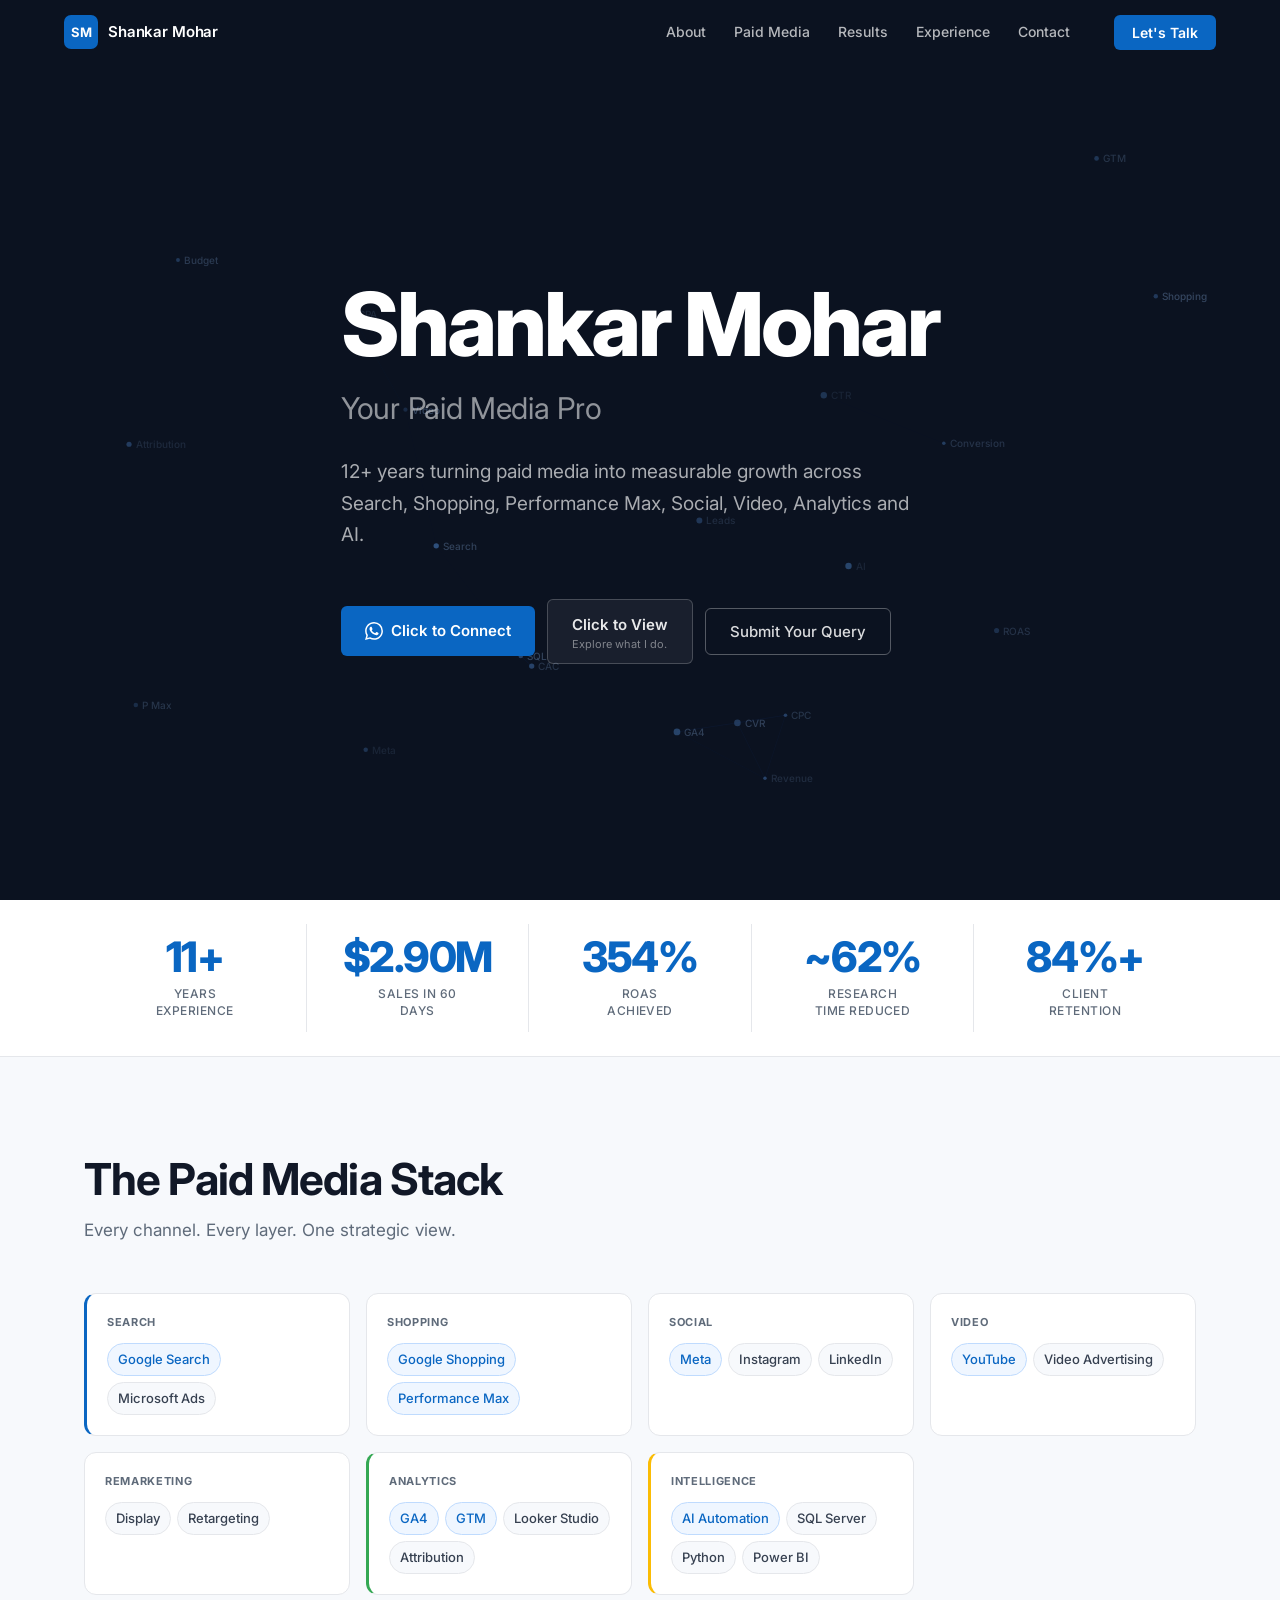
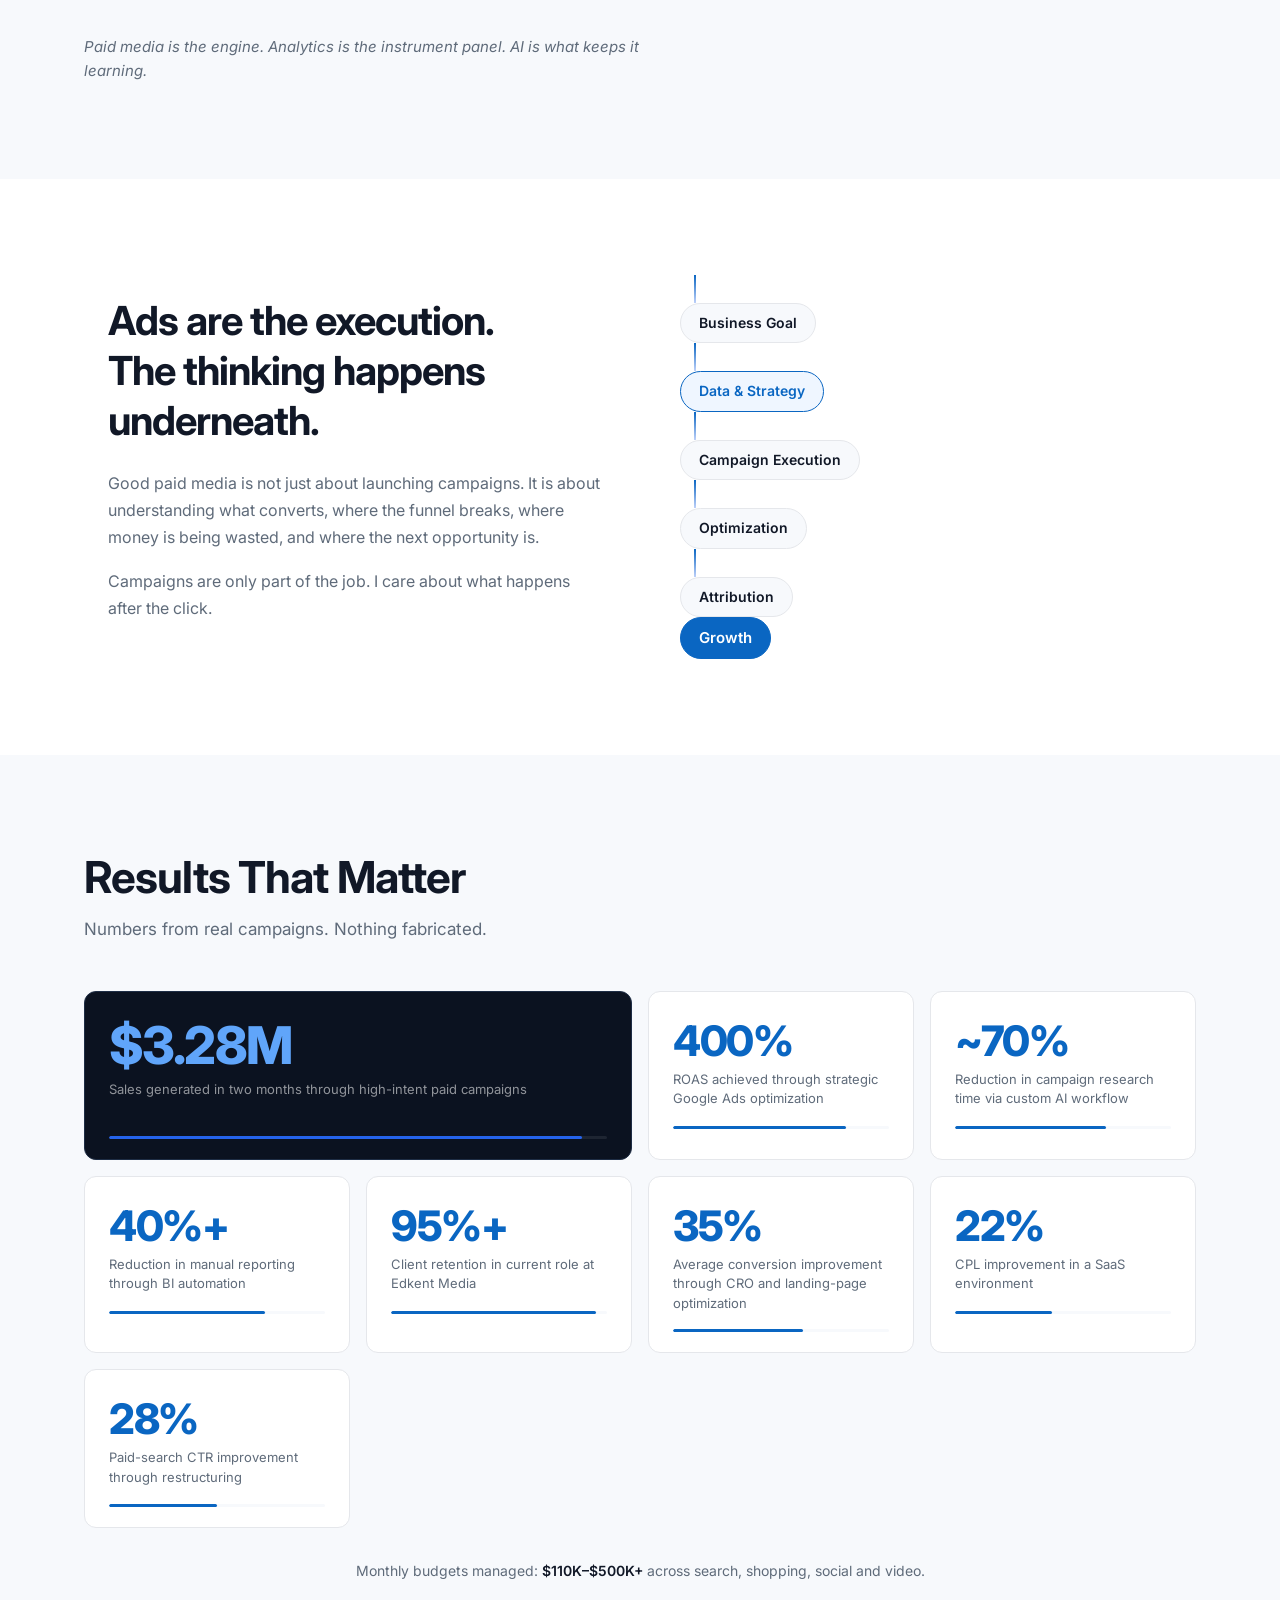
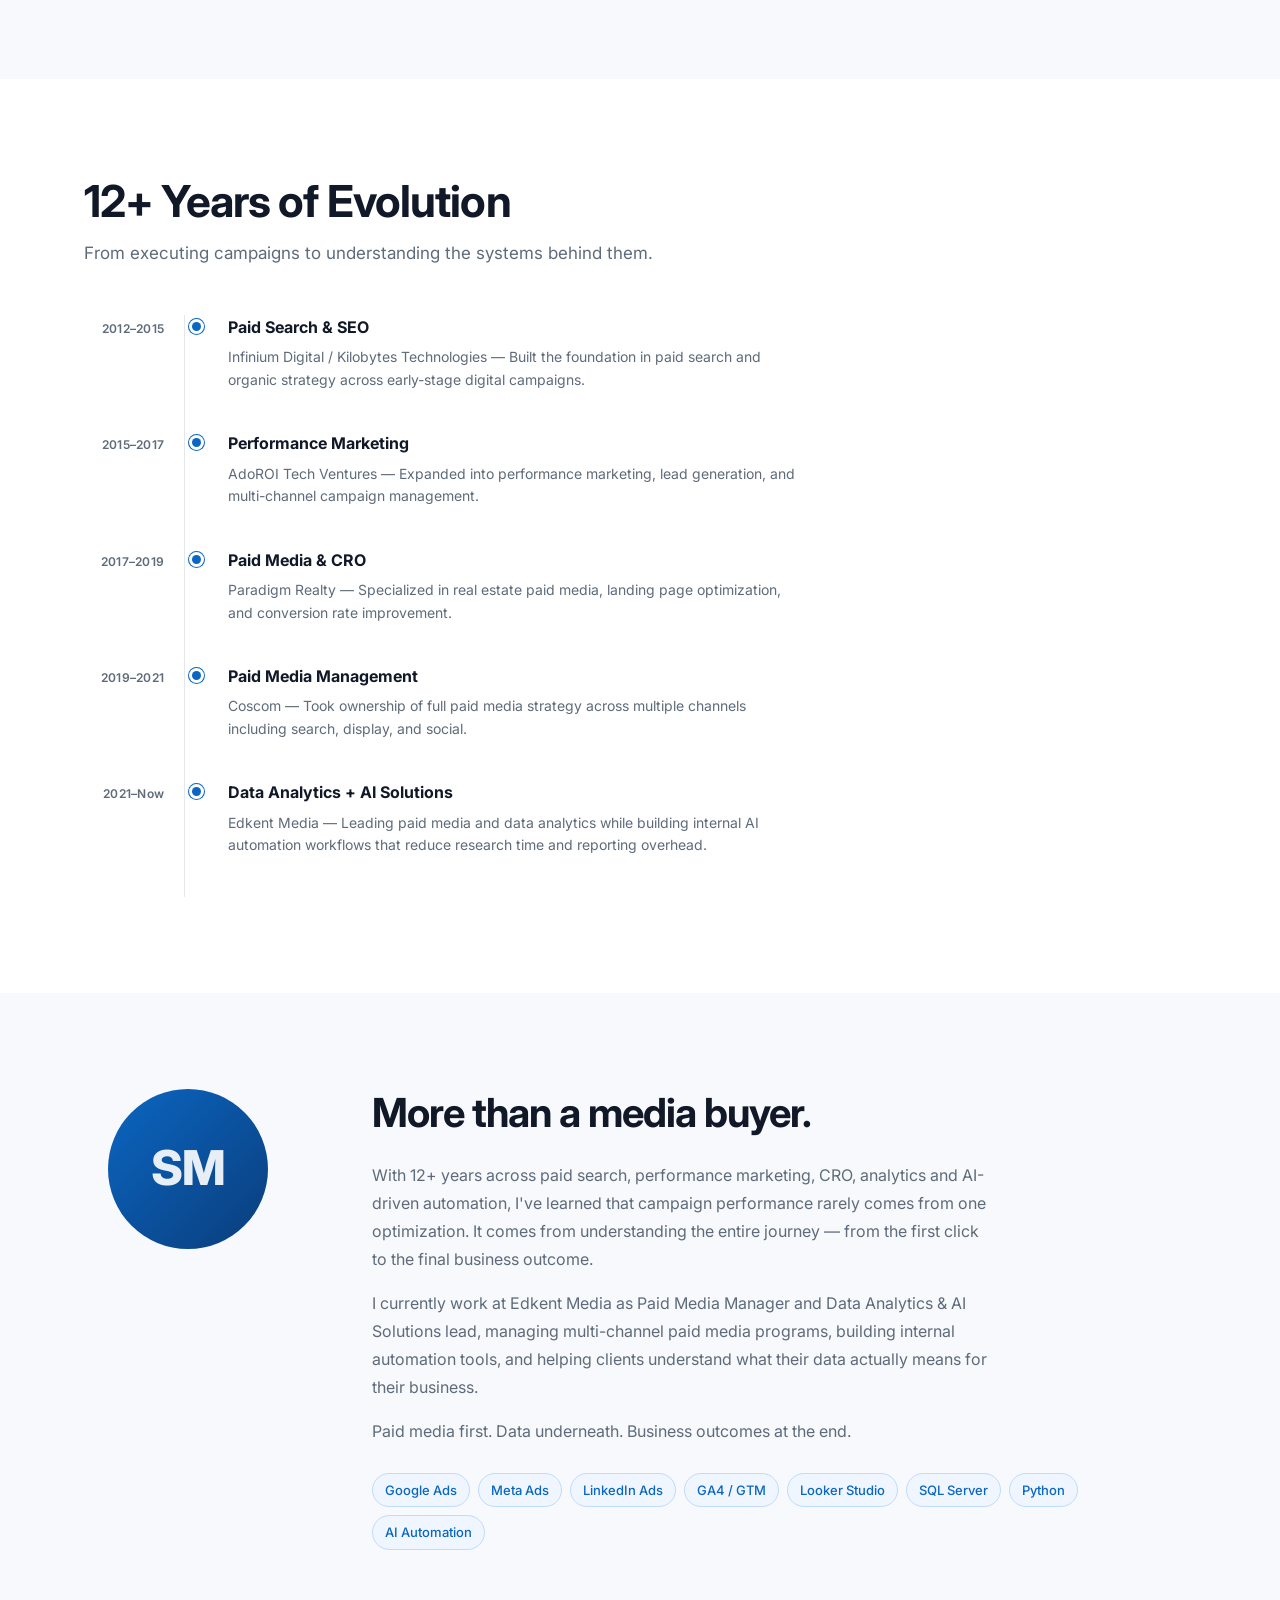
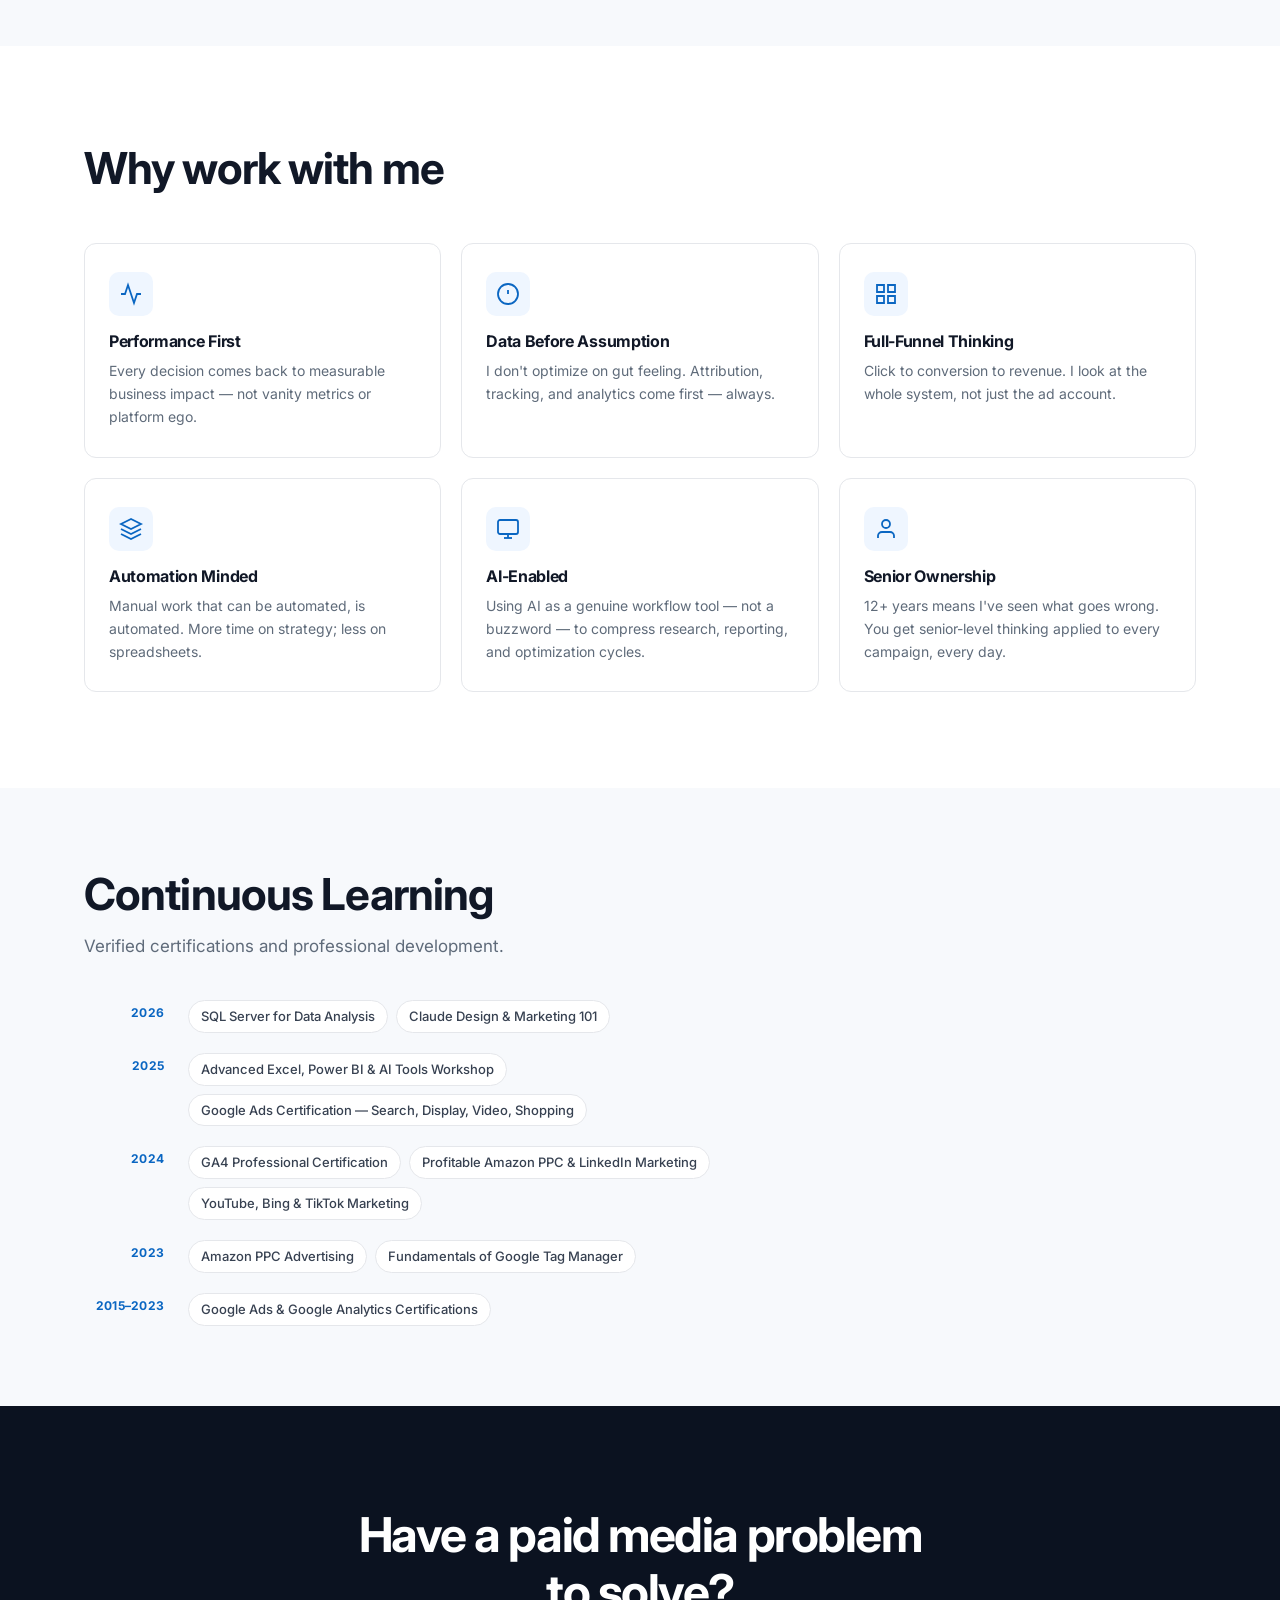
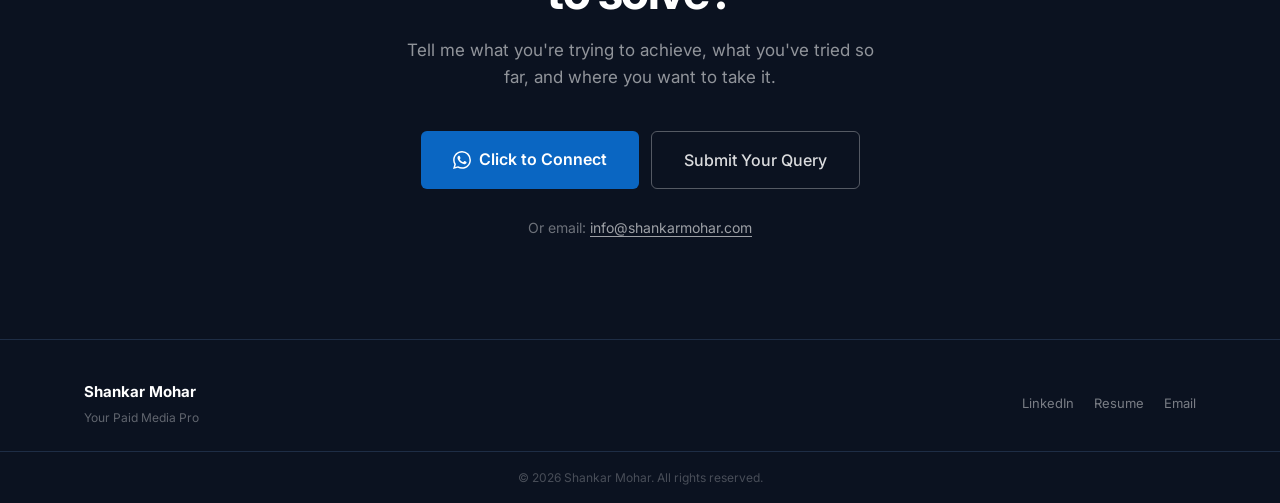
<file: index.html>
<!DOCTYPE html>
<html lang="en">
<head>
  <meta charset="UTF-8" />
  <meta name="viewport" content="width=device-width, initial-scale=1.0, viewport-fit=cover" />
  <title>Shankar Mohar | Your Paid Media Pro</title>
  <meta name="description" content="Shankar Mohar is a Paid Media and Performance Marketing professional with 12+ years of experience across Google Ads, Meta, LinkedIn, analytics, automation and AI." />
  <link rel="canonical" href="https://shankarmohar.com/" />

  <!-- Open Graph -->
  <meta property="og:type" content="website" />
  <meta property="og:url" content="https://shankarmohar.com/" />
  <meta property="og:title" content="Shankar Mohar | Your Paid Media Pro" />
  <meta property="og:description" content="12+ years turning paid media into measurable growth across Search, Shopping, Performance Max, Social, Video, Analytics and AI." />
  <meta property="og:site_name" content="Shankar Mohar" />

  <!-- Twitter -->
  <meta name="twitter:card" content="summary_large_image" />
  <meta name="twitter:title" content="Shankar Mohar | Your Paid Media Pro" />
  <meta name="twitter:description" content="12+ years turning paid media into measurable growth across Search, Shopping, Performance Max, Social, Video, Analytics and AI." />

  <meta name="theme-color" content="#0B1220" />

  <!-- Favicon -->
  <link rel="icon" type="image/svg+xml" href="/assets/favicon.svg" />

  <!-- Fonts -->
  <link rel="preconnect" href="https://fonts.googleapis.com" />
  <link rel="preconnect" href="https://fonts.gstatic.com" crossorigin />
  <link href="https://fonts.googleapis.com/css2?family=Inter:wght@300;400;500;600;700;800&display=swap" rel="stylesheet" />

  <!-- Structured Data -->
  <script type="application/ld+json">
  {
    "@context": "https://schema.org",
    "@type": "Person",
    "name": "Shankar Mohar",
    "url": "https://shankarmohar.com/",
    "jobTitle": "Paid Media Manager & Data Analytics and AI Solutions",
    "email": "info@shankarmohar.com",
    "description": "Performance marketing professional with 12+ years of experience in PPC management, analytics, and AI automation.",
    "knowsAbout": ["Google Ads", "Meta Ads", "LinkedIn Ads", "Performance Marketing", "GA4", "Data Analytics", "AI Automation"]
  }
  </script>

  <link rel="stylesheet" href="styles.css" />
</head>
<body>

  <!-- ========== NAVIGATION ========== -->
  <nav class="nav" id="nav" aria-label="Main navigation">
    <div class="nav-inner">
      <a href="/" class="nav-logo" aria-label="Shankar Mohar Home">
        <span class="logo-mark" aria-hidden="true">SM</span>
        <span class="logo-text">Shankar Mohar</span>
      </a>

      <div class="nav-links" id="nav-links">
        <a href="#about" class="nav-link">About</a>
        <a href="#stack" class="nav-link">Paid Media</a>
        <a href="#results" class="nav-link">Results</a>
        <a href="#timeline" class="nav-link">Experience</a>
        <a href="#contact" class="nav-link">Contact</a>
      </div>

      <button class="nav-cta" id="nav-cta-btn" aria-label="Open enquiry form">Let's Talk</button>

      <button class="nav-hamburger" id="hamburger" aria-label="Toggle menu" aria-expanded="false" aria-controls="nav-links">
        <span></span><span></span><span></span>
      </button>
    </div>

    <!-- Mobile menu -->
    <div class="nav-mobile" id="nav-mobile" aria-hidden="true">
      <a href="#about" class="nav-mobile-link">About</a>
      <a href="#stack" class="nav-mobile-link">Paid Media</a>
      <a href="#results" class="nav-mobile-link">Results</a>
      <a href="#timeline" class="nav-mobile-link">Experience</a>
      <a href="#contact" class="nav-mobile-link">Contact</a>
      <button class="btn-primary nav-mobile-cta" id="nav-mobile-cta-btn">Submit Your Query</button>
    </div>
  </nav>

  <!-- ========== HERO ========== -->
  <section class="hero" id="hero" aria-labelledby="hero-heading">
    <canvas class="hero-canvas" id="hero-canvas" aria-hidden="true"></canvas>
    <div class="hero-content">
      <h1 class="hero-name" id="hero-heading">Shankar Mohar</h1>
      <p class="hero-tagline">Your Paid Media Pro</p>
      <p class="hero-desc">12+ years turning paid media into measurable growth across Search, Shopping, Performance&nbsp;Max, Social, Video, Analytics and AI.</p>

      <div class="hero-actions">
        <!-- ACTION 1: WhatsApp -->
        <a href="#" class="btn-primary hero-btn" id="wa-btn" aria-label="Contact Shankar on WhatsApp">
          <svg width="18" height="18" viewBox="0 0 24 24" fill="currentColor" aria-hidden="true"><path d="M17.472 14.382c-.297-.149-1.758-.867-2.03-.967-.273-.099-.471-.148-.67.15-.197.297-.767.966-.94 1.164-.173.199-.347.223-.644.075-.297-.15-1.255-.463-2.39-1.475-.883-.788-1.48-1.761-1.653-2.059-.173-.297-.018-.458.13-.606.134-.133.298-.347.446-.52.149-.174.198-.298.298-.497.099-.198.05-.371-.025-.52-.075-.149-.669-1.612-.916-2.207-.242-.579-.487-.5-.669-.51-.173-.008-.371-.01-.57-.01-.198 0-.52.074-.792.372-.272.297-1.04 1.016-1.04 2.479 0 1.462 1.065 2.875 1.213 3.074.149.198 2.096 3.2 5.077 4.487.709.306 1.262.489 1.694.625.712.227 1.36.195 1.871.118.571-.085 1.758-.719 2.006-1.413.248-.694.248-1.289.173-1.413-.074-.124-.272-.198-.57-.347m-5.421 7.403h-.004a9.87 9.87 0 01-5.031-1.378l-.361-.214-3.741.982.998-3.648-.235-.374a9.86 9.86 0 01-1.51-5.26c.001-5.45 4.436-9.884 9.888-9.884 2.64 0 5.122 1.03 6.988 2.898a9.825 9.825 0 012.893 6.994c-.003 5.45-4.437 9.884-9.885 9.884m8.413-18.297A11.815 11.815 0 0012.05 0C5.495 0 .16 5.335.157 11.892c0 2.096.547 4.142 1.588 5.945L.057 24l6.305-1.654a11.882 11.882 0 005.683 1.448h.005c6.554 0 11.89-5.335 11.893-11.893a11.821 11.821 0 00-3.48-8.413z"/></svg>
          Click to Connect
        </a>

        <!-- ACTION 2: View Page -->
        <!-- CONFIG: viewPageUrl is set in SITE_CONFIG in script.js — change it there -->
        <a href="#" class="btn-secondary hero-btn" id="view-btn" aria-label="View Shankar's work">
          Click to View
          <span class="btn-sub">Explore what I do.</span>
        </a>

        <!-- ACTION 3: Lead Form -->
        <button class="btn-outline hero-btn" id="query-btn" aria-label="Submit a paid media enquiry">Submit Your Query</button>
      </div>
    </div>
  </section>

  <!-- ========== METRICS STRIP ========== -->
  <section class="metrics-strip" aria-labelledby="metrics-heading">
    <h2 class="sr-only" id="metrics-heading">Key Achievements</h2>
    <div class="metrics-inner">
      <div class="metric-item">
        <span class="metric-num" data-target="12" data-suffix="+">0</span>
        <span class="metric-label">Years Experience</span>
      </div>
      <div class="metric-divider" aria-hidden="true"></div>
      <div class="metric-item">
        <span class="metric-num metric-dollar" data-target="3.28" data-suffix="M" data-prefix="$" data-decimal="2">0</span>
        <span class="metric-label">Sales in 60 Days</span>
      </div>
      <div class="metric-divider" aria-hidden="true"></div>
      <div class="metric-item">
        <span class="metric-num" data-target="400" data-suffix="%">0</span>
        <span class="metric-label">ROAS Achieved</span>
      </div>
      <div class="metric-divider" aria-hidden="true"></div>
      <div class="metric-item">
        <span class="metric-num" data-target="70" data-prefix="~" data-suffix="%">0</span>
        <span class="metric-label">Research Time Reduced</span>
      </div>
      <div class="metric-divider" aria-hidden="true"></div>
      <div class="metric-item">
        <span class="metric-num" data-target="95" data-suffix="%+">0</span>
        <span class="metric-label">Client Retention</span>
      </div>
    </div>
  </section>

  <!-- ========== PAID MEDIA STACK ========== -->
  <section class="stack-section" id="stack" aria-labelledby="stack-heading">
    <div class="section-wrap">
      <div class="section-header">
        <h2 class="section-title" id="stack-heading">The Paid Media Stack</h2>
        <p class="section-sub">Every channel. Every layer. One strategic view.</p>
      </div>

      <div class="stack-grid">
        <div class="stack-category stack-primary">
          <div class="stack-cat-label">Search</div>
          <div class="stack-items">
            <span class="stack-tag active">Google Search</span>
            <span class="stack-tag">Microsoft Ads</span>
          </div>
        </div>

        <div class="stack-category">
          <div class="stack-cat-label">Shopping</div>
          <div class="stack-items">
            <span class="stack-tag active">Google Shopping</span>
            <span class="stack-tag active">Performance Max</span>
          </div>
        </div>

        <div class="stack-category">
          <div class="stack-cat-label">Social</div>
          <div class="stack-items">
            <span class="stack-tag active">Meta</span>
            <span class="stack-tag">Instagram</span>
            <span class="stack-tag">LinkedIn</span>
          </div>
        </div>

        <div class="stack-category">
          <div class="stack-cat-label">Video</div>
          <div class="stack-items">
            <span class="stack-tag active">YouTube</span>
            <span class="stack-tag">Video Advertising</span>
          </div>
        </div>

        <div class="stack-category">
          <div class="stack-cat-label">Remarketing</div>
          <div class="stack-items">
            <span class="stack-tag">Display</span>
            <span class="stack-tag">Retargeting</span>
          </div>
        </div>

        <div class="stack-category stack-analytics">
          <div class="stack-cat-label">Analytics</div>
          <div class="stack-items">
            <span class="stack-tag active">GA4</span>
            <span class="stack-tag active">GTM</span>
            <span class="stack-tag">Looker Studio</span>
            <span class="stack-tag">Attribution</span>
          </div>
        </div>

        <div class="stack-category stack-ai">
          <div class="stack-cat-label">Intelligence</div>
          <div class="stack-items">
            <span class="stack-tag active">AI Automation</span>
            <span class="stack-tag">SQL Server</span>
            <span class="stack-tag">Python</span>
            <span class="stack-tag">Power BI</span>
          </div>
        </div>
      </div>

      <p class="stack-note">Paid media is the engine. Analytics is the instrument panel. AI is what keeps it learning.</p>
    </div>
  </section>

  <!-- ========== HOW I THINK ========== -->
  <section class="thinking-section" id="thinking" aria-labelledby="thinking-heading">
    <div class="section-wrap">
      <div class="thinking-layout">
        <div class="thinking-left">
          <h2 class="thinking-title" id="thinking-heading">Ads are the execution.<br>The thinking happens underneath.</h2>
          <p class="thinking-body">Good paid media is not just about launching campaigns. It is about understanding what converts, where the funnel breaks, where money is being wasted, and where the next opportunity is.</p>
          <p class="thinking-body">Campaigns are only part of the job. I care about what happens after the click.</p>
        </div>

        <div class="thinking-right" aria-label="Performance marketing funnel">
          <div class="funnel">
            <div class="funnel-step" data-step="1">
              <div class="funnel-line"></div>
              <div class="funnel-node">Business Goal</div>
            </div>
            <div class="funnel-step" data-step="2">
              <div class="funnel-line"></div>
              <div class="funnel-node">Data &amp; Strategy</div>
            </div>
            <div class="funnel-step" data-step="3">
              <div class="funnel-line"></div>
              <div class="funnel-node">Campaign Execution</div>
            </div>
            <div class="funnel-step" data-step="4">
              <div class="funnel-line"></div>
              <div class="funnel-node">Optimization</div>
            </div>
            <div class="funnel-step" data-step="5">
              <div class="funnel-line"></div>
              <div class="funnel-node">Attribution</div>
            </div>
            <div class="funnel-step funnel-end" data-step="6">
              <div class="funnel-node funnel-node-growth">Growth</div>
            </div>
          </div>
        </div>
      </div>
    </div>
  </section>

  <!-- ========== RESULTS ========== -->
  <section class="results-section" id="results" aria-labelledby="results-heading">
    <div class="section-wrap">
      <div class="section-header">
        <h2 class="section-title" id="results-heading">Results That Matter</h2>
        <p class="section-sub">Numbers from real campaigns. Nothing fabricated.</p>
      </div>

      <div class="results-grid">
        <article class="result-card result-hero-card">
          <div class="result-value">$3.28M</div>
          <div class="result-label">Sales generated in two months through high-intent paid campaigns</div>
          <div class="result-bar"><div class="result-bar-fill" style="width:95%"></div></div>
        </article>

        <article class="result-card">
          <div class="result-value">400%</div>
          <div class="result-label">ROAS achieved through strategic Google Ads optimization</div>
          <div class="result-bar"><div class="result-bar-fill" style="width:80%"></div></div>
        </article>

        <article class="result-card">
          <div class="result-value">~70%</div>
          <div class="result-label">Reduction in campaign research time via custom AI workflow</div>
          <div class="result-bar"><div class="result-bar-fill" style="width:70%"></div></div>
        </article>

        <article class="result-card">
          <div class="result-value">40%+</div>
          <div class="result-label">Reduction in manual reporting through BI automation</div>
          <div class="result-bar"><div class="result-bar-fill" style="width:72%"></div></div>
        </article>

        <article class="result-card">
          <div class="result-value">95%+</div>
          <div class="result-label">Client retention in current role at Edkent Media</div>
          <div class="result-bar"><div class="result-bar-fill" style="width:95%"></div></div>
        </article>

        <article class="result-card">
          <div class="result-value">35%</div>
          <div class="result-label">Average conversion improvement through CRO and landing-page optimization</div>
          <div class="result-bar"><div class="result-bar-fill" style="width:60%"></div></div>
        </article>

        <article class="result-card">
          <div class="result-value">22%</div>
          <div class="result-label">CPL improvement in a SaaS environment</div>
          <div class="result-bar"><div class="result-bar-fill" style="width:45%"></div></div>
        </article>

        <article class="result-card">
          <div class="result-value">28%</div>
          <div class="result-label">Paid-search CTR improvement through restructuring</div>
          <div class="result-bar"><div class="result-bar-fill" style="width:50%"></div></div>
        </article>
      </div>

      <p class="results-note">Monthly budgets managed: <strong>$110K–$500K+</strong> across search, shopping, social and video.</p>
    </div>
  </section>

  <!-- ========== CAREER EVOLUTION ========== -->
  <section class="timeline-section" id="timeline" aria-labelledby="timeline-heading">
    <div class="section-wrap">
      <div class="section-header">
        <h2 class="section-title" id="timeline-heading">12+ Years of Evolution</h2>
        <p class="section-sub">From executing campaigns to understanding the systems behind them.</p>
      </div>

      <div class="timeline">
        <div class="timeline-item reveal-item">
          <div class="timeline-year">2012–2015</div>
          <div class="timeline-content">
            <div class="timeline-phase">Paid Search &amp; SEO</div>
            <div class="timeline-detail">Infinium Digital / Kilobytes Technologies — Built the foundation in paid search and organic strategy across early-stage digital campaigns.</div>
          </div>
        </div>

        <div class="timeline-item reveal-item">
          <div class="timeline-year">2015–2017</div>
          <div class="timeline-content">
            <div class="timeline-phase">Performance Marketing</div>
            <div class="timeline-detail">AdoROI Tech Ventures — Expanded into performance marketing, lead generation, and multi-channel campaign management.</div>
          </div>
        </div>

        <div class="timeline-item reveal-item">
          <div class="timeline-year">2017–2019</div>
          <div class="timeline-content">
            <div class="timeline-phase">Paid Media &amp; CRO</div>
            <div class="timeline-detail">Paradigm Realty — Specialized in real estate paid media, landing page optimization, and conversion rate improvement.</div>
          </div>
        </div>

        <div class="timeline-item reveal-item">
          <div class="timeline-year">2019–2021</div>
          <div class="timeline-content">
            <div class="timeline-phase">Paid Media Management</div>
            <div class="timeline-detail">Coscom — Took ownership of full paid media strategy across multiple channels including search, display, and social.</div>
          </div>
        </div>

        <div class="timeline-item reveal-item">
          <div class="timeline-year">2021–Now</div>
          <div class="timeline-content">
            <div class="timeline-phase">Data Analytics + AI Solutions</div>
            <div class="timeline-detail">Edkent Media — Leading paid media and data analytics while building internal AI automation workflows that reduce research time and reporting overhead.</div>
          </div>
        </div>
      </div>
    </div>
  </section>

  <!-- ========== ABOUT ========== -->
  <section class="about-section" id="about" aria-labelledby="about-heading">
    <div class="section-wrap">
      <div class="about-layout">
        <div class="about-left">
          <div class="about-avatar" aria-hidden="true">
            <div class="avatar-initials">SM</div>
          </div>
        </div>
        <div class="about-right">
          <h2 class="about-title" id="about-heading">More than a media buyer.</h2>
          <p class="about-body">With 12+ years across paid search, performance marketing, CRO, analytics and AI-driven automation, I've learned that campaign performance rarely comes from one optimization. It comes from understanding the entire journey — from the first click to the final business outcome.</p>
          <p class="about-body">I currently work at Edkent Media as Paid Media Manager and Data Analytics &amp; AI Solutions lead, managing multi-channel paid media programs, building internal automation tools, and helping clients understand what their data actually means for their business.</p>
          <p class="about-body">Paid media first. Data underneath. Business outcomes at the end.</p>

          <div class="about-tags" aria-label="Core expertise areas">
            <span class="about-tag">Google Ads</span>
            <span class="about-tag">Meta Ads</span>
            <span class="about-tag">LinkedIn Ads</span>
            <span class="about-tag">GA4 / GTM</span>
            <span class="about-tag">Looker Studio</span>
            <span class="about-tag">SQL Server</span>
            <span class="about-tag">Python</span>
            <span class="about-tag">AI Automation</span>
          </div>
        </div>
      </div>
    </div>
  </section>

  <!-- ========== WHY WORK WITH ME ========== -->
  <section class="why-section" id="why" aria-labelledby="why-heading">
    <div class="section-wrap">
      <div class="section-header">
        <h2 class="section-title" id="why-heading">Why work with me</h2>
      </div>

      <div class="why-grid">
        <div class="why-card reveal-item">
          <div class="why-icon" aria-hidden="true">
            <svg width="24" height="24" viewBox="0 0 24 24" fill="none" stroke="currentColor" stroke-width="1.8"><polyline points="22 12 18 12 15 21 9 3 6 12 2 12"/></svg>
          </div>
          <h3 class="why-title">Performance First</h3>
          <p class="why-body">Every decision comes back to measurable business impact — not vanity metrics or platform ego.</p>
        </div>

        <div class="why-card reveal-item">
          <div class="why-icon" aria-hidden="true">
            <svg width="24" height="24" viewBox="0 0 24 24" fill="none" stroke="currentColor" stroke-width="1.8"><circle cx="12" cy="12" r="10"/><line x1="12" y1="8" x2="12" y2="12"/><line x1="12" y1="16" x2="12.01" y2="16"/></svg>
          </div>
          <h3 class="why-title">Data Before Assumption</h3>
          <p class="why-body">I don't optimize on gut feeling. Attribution, tracking, and analytics come first — always.</p>
        </div>

        <div class="why-card reveal-item">
          <div class="why-icon" aria-hidden="true">
            <svg width="24" height="24" viewBox="0 0 24 24" fill="none" stroke="currentColor" stroke-width="1.8"><path d="M3 3h7v7H3zM14 3h7v7h-7zM14 14h7v7h-7zM3 14h7v7H3z"/></svg>
          </div>
          <h3 class="why-title">Full-Funnel Thinking</h3>
          <p class="why-body">Click to conversion to revenue. I look at the whole system, not just the ad account.</p>
        </div>

        <div class="why-card reveal-item">
          <div class="why-icon" aria-hidden="true">
            <svg width="24" height="24" viewBox="0 0 24 24" fill="none" stroke="currentColor" stroke-width="1.8"><path d="M12 2L2 7l10 5 10-5-10-5zM2 17l10 5 10-5M2 12l10 5 10-5"/></svg>
          </div>
          <h3 class="why-title">Automation Minded</h3>
          <p class="why-body">Manual work that can be automated, is automated. More time on strategy; less on spreadsheets.</p>
        </div>

        <div class="why-card reveal-item">
          <div class="why-icon" aria-hidden="true">
            <svg width="24" height="24" viewBox="0 0 24 24" fill="none" stroke="currentColor" stroke-width="1.8"><rect x="2" y="3" width="20" height="14" rx="2" ry="2"/><line x1="8" y1="21" x2="16" y2="21"/><line x1="12" y1="17" x2="12" y2="21"/></svg>
          </div>
          <h3 class="why-title">AI-Enabled</h3>
          <p class="why-body">Using AI as a genuine workflow tool — not a buzzword — to compress research, reporting, and optimization cycles.</p>
        </div>

        <div class="why-card reveal-item">
          <div class="why-icon" aria-hidden="true">
            <svg width="24" height="24" viewBox="0 0 24 24" fill="none" stroke="currentColor" stroke-width="1.8"><path d="M20 21v-2a4 4 0 0 0-4-4H8a4 4 0 0 0-4 4v2"/><circle cx="12" cy="7" r="4"/></svg>
          </div>
          <h3 class="why-title">Senior Ownership</h3>
          <p class="why-body">12+ years means I've seen what goes wrong. You get senior-level thinking applied to every campaign, every day.</p>
        </div>
      </div>
    </div>
  </section>

  <!-- ========== CERTIFICATIONS ========== -->
  <section class="certs-section" aria-labelledby="certs-heading">
    <div class="section-wrap">
      <h2 class="section-title" id="certs-heading">Continuous Learning</h2>
      <p class="section-sub">Verified certifications and professional development.</p>

      <div class="certs-list">
        <div class="cert-group">
          <div class="cert-year">2026</div>
          <div class="cert-items">
            <span class="cert-item">SQL Server for Data Analysis</span>
            <span class="cert-item">Claude Design &amp; Marketing 101</span>
          </div>
        </div>
        <div class="cert-group">
          <div class="cert-year">2025</div>
          <div class="cert-items">
            <span class="cert-item">Advanced Excel, Power BI &amp; AI Tools Workshop</span>
            <span class="cert-item">Google Ads Certification — Search, Display, Video, Shopping</span>
          </div>
        </div>
        <div class="cert-group">
          <div class="cert-year">2024</div>
          <div class="cert-items">
            <span class="cert-item">GA4 Professional Certification</span>
            <span class="cert-item">Profitable Amazon PPC &amp; LinkedIn Marketing</span>
            <span class="cert-item">YouTube, Bing &amp; TikTok Marketing</span>
          </div>
        </div>
        <div class="cert-group">
          <div class="cert-year">2023</div>
          <div class="cert-items">
            <span class="cert-item">Amazon PPC Advertising</span>
            <span class="cert-item">Fundamentals of Google Tag Manager</span>
          </div>
        </div>
        <div class="cert-group">
          <div class="cert-year">2015–2023</div>
          <div class="cert-items">
            <span class="cert-item">Google Ads &amp; Google Analytics Certifications</span>
          </div>
        </div>
      </div>
    </div>
  </section>

  <!-- ========== FINAL CTA ========== -->
  <section class="contact-section" id="contact" aria-labelledby="contact-heading">
    <div class="section-wrap">
      <div class="contact-inner">
        <h2 class="contact-title" id="contact-heading">Have a paid media problem to solve?</h2>
        <p class="contact-sub">Tell me what you're trying to achieve, what you've tried so far, and where you want to take it.</p>

        <div class="contact-actions">
          <a href="#" class="btn-primary btn-large" id="contact-wa-btn" aria-label="Contact on WhatsApp">
            <svg width="18" height="18" viewBox="0 0 24 24" fill="currentColor" aria-hidden="true"><path d="M17.472 14.382c-.297-.149-1.758-.867-2.03-.967-.273-.099-.471-.148-.67.15-.197.297-.767.966-.94 1.164-.173.199-.347.223-.644.075-.297-.15-1.255-.463-2.39-1.475-.883-.788-1.48-1.761-1.653-2.059-.173-.297-.018-.458.13-.606.134-.133.298-.347.446-.52.149-.174.198-.298.298-.497.099-.198.05-.371-.025-.52-.075-.149-.669-1.612-.916-2.207-.242-.579-.487-.5-.669-.51-.173-.008-.371-.01-.57-.01-.198 0-.52.074-.792.372-.272.297-1.04 1.016-1.04 2.479 0 1.462 1.065 2.875 1.213 3.074.149.198 2.096 3.2 5.077 4.487.709.306 1.262.489 1.694.625.712.227 1.36.195 1.871.118.571-.085 1.758-.719 2.006-1.413.248-.694.248-1.289.173-1.413-.074-.124-.272-.198-.57-.347m-5.421 7.403h-.004a9.87 9.87 0 01-5.031-1.378l-.361-.214-3.741.982.998-3.648-.235-.374a9.86 9.86 0 01-1.51-5.26c.001-5.45 4.436-9.884 9.888-9.884 2.64 0 5.122 1.03 6.988 2.898a9.825 9.825 0 012.893 6.994c-.003 5.45-4.437 9.884-9.885 9.884m8.413-18.297A11.815 11.815 0 0012.05 0C5.495 0 .16 5.335.157 11.892c0 2.096.547 4.142 1.588 5.945L.057 24l6.305-1.654a11.882 11.882 0 005.683 1.448h.005c6.554 0 11.89-5.335 11.893-11.893a11.821 11.821 0 00-3.48-8.413z"/></svg>
            Click to Connect
          </a>
          <button class="btn-outline btn-large" id="contact-query-btn">Submit Your Query</button>
        </div>

        <p class="contact-email">Or email: <a href="mailto:info@shankarmohar.com" class="contact-email-link">info@shankarmohar.com</a></p>
      </div>
    </div>
  </section>

  <!-- ========== FOOTER ========== -->
  <footer class="footer" role="contentinfo">
    <div class="footer-inner">
      <div class="footer-left">
        <span class="footer-logo">Shankar Mohar</span>
        <span class="footer-tag">Your Paid Media Pro</span>
      </div>
      <div class="footer-right">
        <a href="https://www.linkedin.com/in/shankarmohar/" target="_blank" rel="noopener noreferrer" class="footer-link" aria-label="LinkedIn profile">LinkedIn</a>
        <!-- CONFIG: resumeUrl is set in SITE_CONFIG in script.js -->
        <a href="#" class="footer-link" id="footer-resume-link" target="_blank" rel="noopener noreferrer" aria-label="View resume">Resume</a>
        <a href="mailto:info@shankarmohar.com" class="footer-link">Email</a>
      </div>
    </div>
    <div class="footer-bottom">
      <p>&copy; <span id="footer-year"></span> Shankar Mohar. All rights reserved.</p>
    </div>
  </footer>

  <!-- ========== ENQUIRY MODAL ========== -->
  <div class="modal-overlay" id="modal-overlay" role="dialog" aria-modal="true" aria-labelledby="modal-title" aria-hidden="true">
    <div class="modal" id="modal">
      <div class="modal-header">
        <h2 class="modal-title" id="modal-title">Submit Your Query</h2>
        <p class="modal-subtitle">Tell me about your paid media goals and I'll get back to you.</p>
        <button class="modal-close" id="modal-close" aria-label="Close enquiry form">&times;</button>
      </div>

      <div class="modal-body" id="modal-body">
        <!-- SUCCESS STATE -->
        <div class="form-success" id="form-success" aria-live="polite" hidden>
          <div class="success-icon" aria-hidden="true">
            <svg width="48" height="48" viewBox="0 0 24 24" fill="none" stroke="#0A66C2" stroke-width="2"><circle cx="12" cy="12" r="10"/><polyline points="9 12 11 14 15 10"/></svg>
          </div>
          <h3 class="success-title">Thank you.</h3>
          <p class="success-msg">Your enquiry has been received. I'll review the details and get back to you as soon as possible.</p>
          <button class="btn-secondary" id="form-reset-btn">Send Another Query</button>
        </div>

        <!-- ERROR STATE -->
        <div class="form-error-state" id="form-error-state" aria-live="polite" hidden>
          <div class="error-icon" aria-hidden="true">
            <svg width="48" height="48" viewBox="0 0 24 24" fill="none" stroke="#dc2626" stroke-width="2"><circle cx="12" cy="12" r="10"/><line x1="12" y1="8" x2="12" y2="12"/><line x1="12" y1="16" x2="12.01" y2="16"/></svg>
          </div>
          <h3 class="error-title">Something went wrong.</h3>
          <p class="error-msg">Something went wrong while sending your enquiry. Please try again or contact me directly on WhatsApp.</p>
          <div class="error-actions">
            <button class="btn-secondary" id="form-retry-btn">Try Again</button>
            <a href="#" class="btn-outline" id="error-wa-btn">WhatsApp</a>
          </div>
        </div>

        <!-- FORM -->
        <form class="enquiry-form" id="enquiry-form" novalidate autocomplete="on">
          <!-- Honeypot spam protection -->
          <div class="form-honeypot" aria-hidden="true">
            <input type="text" name="_gotcha" tabindex="-1" autocomplete="off" />
          </div>

          <div class="form-row">
            <div class="form-group">
              <label class="form-label" for="f-name">Full Name <span class="required" aria-label="required">*</span></label>
              <input class="form-input" type="text" id="f-name" name="name" placeholder="Your full name" required autocomplete="name" />
              <span class="form-error" id="f-name-err" role="alert"></span>
            </div>
            <div class="form-group">
              <label class="form-label" for="f-phone">Phone Number <span class="required" aria-label="required">*</span></label>
              <input class="form-input" type="tel" id="f-phone" name="phone" placeholder="+1 555 000 0000" required autocomplete="tel" />
              <span class="form-error" id="f-phone-err" role="alert"></span>
            </div>
          </div>

          <div class="form-row">
            <div class="form-group">
              <label class="form-label" for="f-email">Email Address <span class="required" aria-label="required">*</span></label>
              <input class="form-input" type="email" id="f-email" name="email" placeholder="you@company.com" required autocomplete="email" />
              <span class="form-error" id="f-email-err" role="alert"></span>
            </div>
            <div class="form-group">
              <label class="form-label" for="f-website">Website / Domain</label>
              <input class="form-input" type="url" id="f-website" name="website" placeholder="https://yoursite.com" autocomplete="url" />
              <span class="form-error" id="f-website-err" role="alert"></span>
            </div>
          </div>

          <div class="form-group">
            <label class="form-label" for="f-goal">What are you trying to achieve? <span class="required" aria-label="required">*</span></label>
            <textarea class="form-input form-textarea" id="f-goal" name="goal" placeholder="Describe your paid media goal — more leads, better ROAS, launching a new channel…" required rows="3"></textarea>
            <span class="form-error" id="f-goal-err" role="alert"></span>
          </div>

          <div class="form-group">
            <label class="form-label">Which channel are you interested in? <span class="required" aria-label="required">*</span></label>
            <div class="channel-grid" id="channel-grid" role="group" aria-label="Select paid advertising channels">
              <label class="channel-opt"><input type="checkbox" name="channels" value="Google Search" /><span>Google Search</span></label>
              <label class="channel-opt"><input type="checkbox" name="channels" value="Performance Max" /><span>Performance Max</span></label>
              <label class="channel-opt"><input type="checkbox" name="channels" value="Google Shopping" /><span>Google Shopping</span></label>
              <label class="channel-opt"><input type="checkbox" name="channels" value="YouTube / Video" /><span>YouTube / Video</span></label>
              <label class="channel-opt"><input type="checkbox" name="channels" value="Meta / Instagram" /><span>Meta / Instagram</span></label>
              <label class="channel-opt"><input type="checkbox" name="channels" value="LinkedIn" /><span>LinkedIn</span></label>
              <label class="channel-opt"><input type="checkbox" name="channels" value="Microsoft Ads" /><span>Microsoft Ads</span></label>
              <label class="channel-opt"><input type="checkbox" name="channels" value="Multiple Channels" /><span>Multiple Channels</span></label>
              <label class="channel-opt"><input type="checkbox" name="channels" value="Not Sure Yet" /><span>Not Sure Yet</span></label>
            </div>
            <span class="form-error" id="f-channels-err" role="alert"></span>
          </div>

          <div class="form-group">
            <label class="form-label" for="f-budget">Monthly Advertising Budget <span class="required" aria-label="required">*</span></label>
            <select class="form-input form-select" id="f-budget" name="budget" required>
              <option value="" disabled selected>Select your monthly budget</option>
              <option value="Under $2,000">Under $2,000</option>
              <option value="$2,000–$5,000">$2,000–$5,000</option>
              <option value="$5,000–$10,000">$5,000–$10,000</option>
              <option value="$10,000–$25,000">$10,000–$25,000</option>
              <option value="$25,000–$50,000">$25,000–$50,000</option>
              <option value="$50,000+">$50,000+</option>
              <option value="Custom Budget">Custom Budget</option>
              <option value="Not Sure Yet">Not Sure Yet</option>
            </select>
            <span class="form-error" id="f-budget-err" role="alert"></span>
          </div>

          <div class="form-group">
            <label class="form-label" for="f-message">Additional Requirements</label>
            <textarea class="form-input form-textarea" id="f-message" name="message" placeholder="Anything else you'd like to share — current challenges, what you've tried, your timeline…" rows="3"></textarea>
          </div>

          <button type="submit" class="btn-primary btn-submit" id="form-submit-btn">
            <span class="btn-submit-text">Send Enquiry</span>
            <span class="btn-submit-loading" hidden aria-hidden="true">Sending…</span>
          </button>

          <p class="form-privacy">Your details are used only to respond to your enquiry.</p>
        </form>
      </div>
    </div>
  </div>

  <!-- Screen-reader utility -->
  <div class="sr-only" aria-live="polite" id="sr-announce"></div>

  <script src="script.js"></script>
</body>
</html>
</file>
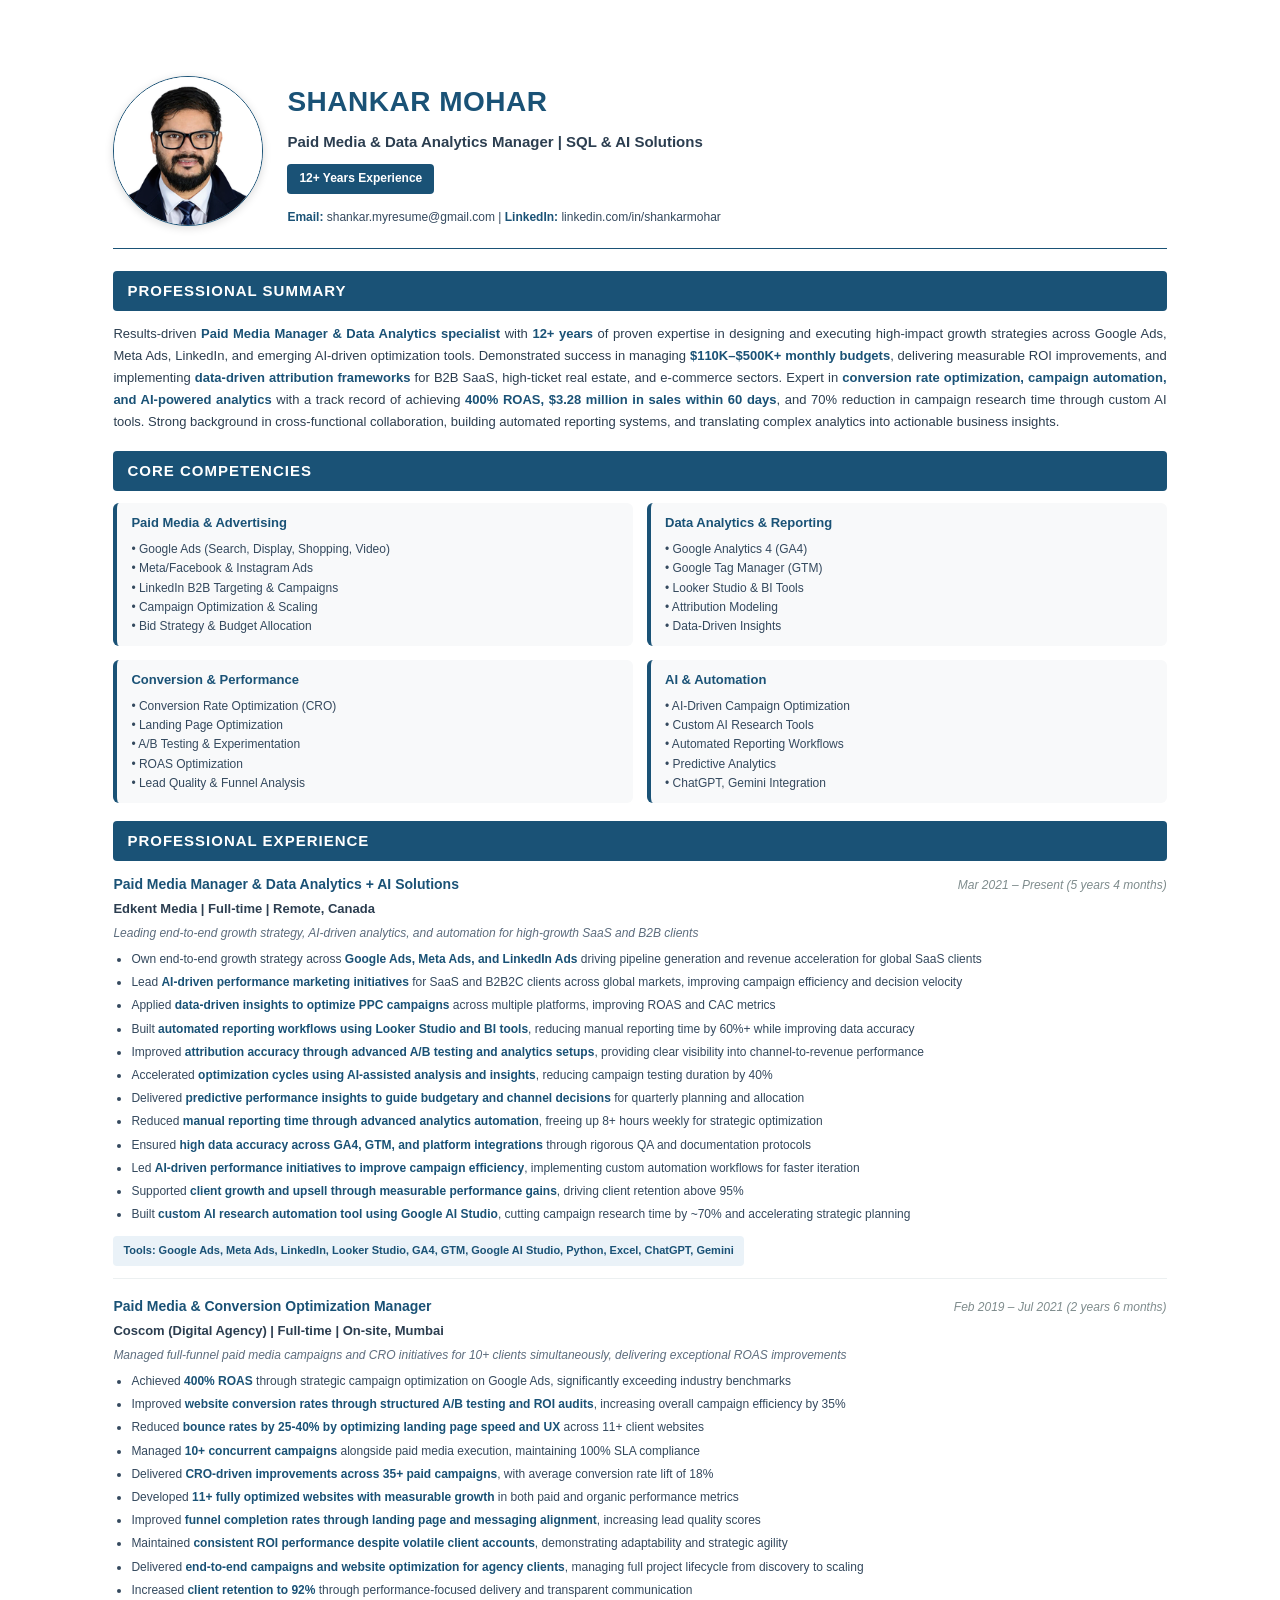
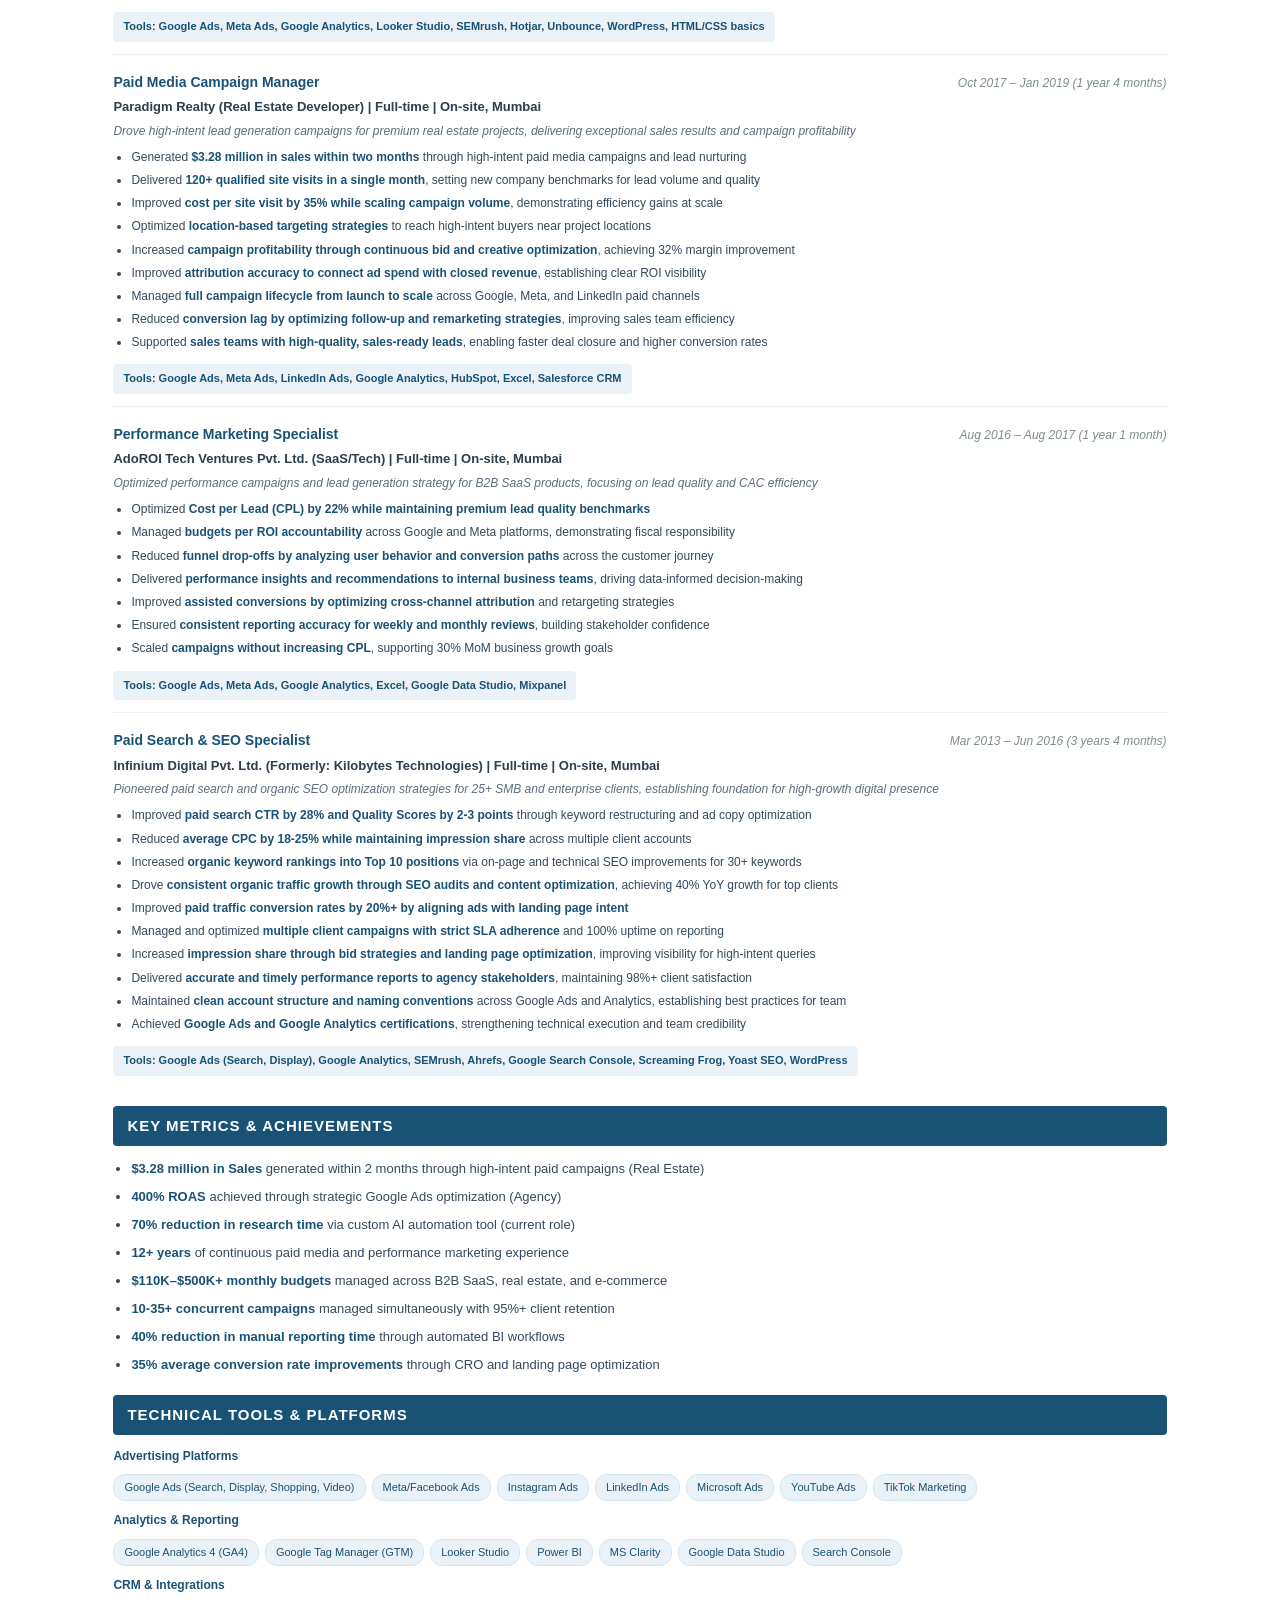
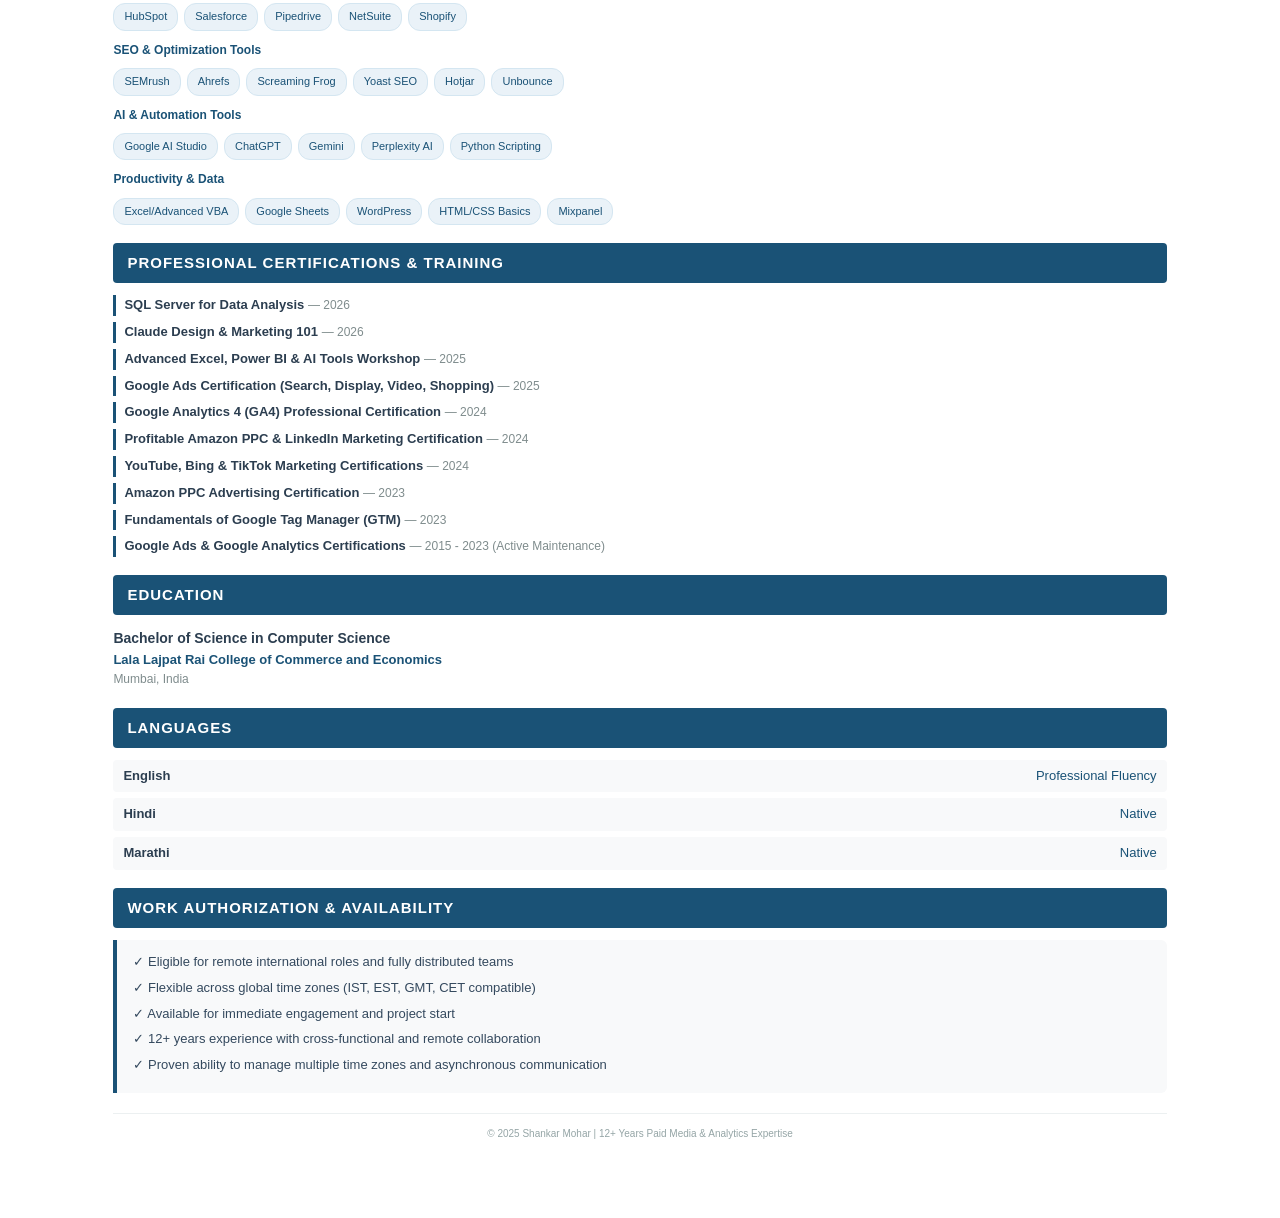
<file: resume/index.html>
<!DOCTYPE html>
<html lang="en">
<head>
    <meta charset="UTF-8">
    <meta name="viewport" content="width=device-width, initial-scale=1.0">
    <meta name="description" content="CV of Shankar Mohar - Paid Media & Data Analytics Manager | SQL & AI Solutions">
    <title>Shankar Mohar - Paid Media & Data Analytics Manager | SQL & AI Solutions</title>
    <style>
        /* ===== RESET & BASE ===== */
        *, *::before, *::after {
            margin: 0;
            padding: 0;
            box-sizing: border-box;
        }

        @page {
            size: A4;
            margin: 15mm 18mm;
        }

        html, body {
            width: 100%;
            min-height: 100%;
            font-family: 'Segoe UI', 'Calibri', 'Arial', sans-serif;
            color: #2c3e50;
            line-height: 1.6;
            background-color: #f5f7fa;
        }

        /* ===== CONTAINER ===== */
        .container {
            max-width: 100%;
            margin: 0 auto;
            background-color: #ffffff;
            padding: 20mm 30mm;
            box-shadow: 0 4px 20px rgba(0,0,0,0.08);
        }

        /* ===== HEADER ===== */
        .header {
            display: flex;
            gap: 24px;
            margin-bottom: 22px;
            padding-bottom: 18px;
            border-bottom: 1px solid #1a5276;
            align-items: flex-start;
        }

        .profile-image {
            width: 150px;
            height: 150px;
            border-radius: 75px;
            object-fit: cover;
            flex-shrink: 0;
            border: 1px solid #1a5276;
            box-shadow: 0 2px 8px rgba(0,0,0,0.15);
        }

        .header-info {
            flex: 1;
            padding-top: 4px;
        }

        .header-info h1 {
            font-size: 28px;
            font-weight: 700;
            color: #1a5276;
            margin-bottom: 6px;
            letter-spacing: 0.5px;
        }

        .header-info .title {
            font-size: 15px;
            color: #2c3e50;
            font-weight: 600;
            margin-bottom: 10px;
        }

        .experience-badge {
            display: inline-block;
            background-color: #1a5276;
            color: white;
            padding: 5px 12px;
            border-radius: 4px;
            font-size: 12px;
            font-weight: 600;
            margin-bottom: 10px;
        }

        .contact-details {
            font-size: 12px;
            line-height: 1.7;
            color: #34495e;
        }

        .contact-details p {
            margin: 3px 0;
        }

        .contact-details strong {
            color: #1a5276;
        }

        /* ===== SECTIONS ===== */
        section {
            margin-bottom: 18px;
            page-break-inside: avoid;
        }

        section h2 {
            font-size: 15px;
            font-weight: 700;
            color: #ffffff;
            background-color: #1a5276;
            padding: 8px 14px;
            margin-bottom: 12px;
            margin-top: 0;
            text-transform: uppercase;
            letter-spacing: 1px;
            border-radius: 4px;
        }

        /* ===== SUMMARY ===== */
        .summary-text {
            font-size: 13px;
            line-height: 1.7;
            color: #2c3e50;
            text-align: justify;
        }

        .highlight {
            color: #1a5276;
            font-weight: 600;
        }

        /* ===== SKILLS ===== */
        .skills-container {
            display: grid;
            grid-template-columns: 1fr 1fr;
            gap: 14px;
        }

        .skill-category {
            page-break-inside: avoid;
            background-color: #f8f9fa;
            padding: 10px 14px;
            border-radius: 6px;
            border-left: 4px solid #1a5276;
        }

        .skill-category-title {
            font-weight: 700;
            font-size: 13px;
            color: #1a5276;
            margin-bottom: 6px;
        }

        .skill-category-content {
            font-size: 12px;
            line-height: 1.6;
            color: #34495e;
        }

        /* ===== EXPERIENCE ===== */
        .item {
            margin-bottom: 16px;
            page-break-inside: avoid;
            padding-bottom: 12px;
            border-bottom: 1px solid #ecf0f1;
        }

        .item:last-child {
            border-bottom: none;
        }

        .item-header {
            display: flex;
            justify-content: space-between;
            align-items: baseline;
            margin-bottom: 4px;
            flex-wrap: wrap;
            gap: 8px;
        }

        .item-title {
            font-weight: 700;
            font-size: 14px;
            color: #1a5276;
        }

        .item-dates {
            font-size: 12px;
            color: #7f8c8d;
            font-style: italic;
            font-weight: 500;
        }

        .item-company {
            font-size: 13px;
            color: #2c3e50;
            font-weight: 600;
            margin-bottom: 4px;
        }

        .item-description {
            font-size: 12px;
            line-height: 1.5;
            margin-bottom: 8px;
            font-style: italic;
            color: #5d6d7e;
        }

        .item ul {
            margin-left: 18px;
            font-size: 12px;
            line-height: 1.6;
            color: #34495e;
        }

        .item li {
            margin-bottom: 4px;
        }

        .achievement-metric {
            color: #1a5276;
            font-weight: 600;
        }

        .role-meta {
            font-size: 11px;
            color: #1a5276;
            font-weight: 600;
            margin-top: 8px;
            padding: 6px 10px;
            background-color: #eaf2f8;
            border-radius: 4px;
            display: inline-block;
        }

        /* ===== METRICS ===== */
        .metrics-list {
            margin-left: 18px;
            font-size: 13px;
            line-height: 1.7;
            color: #34495e;
        }

        .metrics-list li {
            margin-bottom: 6px;
        }

        /* ===== TOOLS ===== */
        .tools-section {
            margin-bottom: 10px;
        }

        .tools-section-title {
            font-size: 12px;
            font-weight: 700;
            color: #1a5276;
            margin-bottom: 8px;
            margin-top: 10px;
        }

        .tools-grid {
            display: flex;
            flex-wrap: wrap;
            gap: 6px;
            margin-bottom: 8px;
        }

        .tool-tag {
            display: inline-block;
            background-color: #eaf2f8;
            color: #1a5276;
            padding: 4px 10px;
            border-radius: 12px;
            font-size: 11px;
            font-weight: 500;
            border: 1px solid #d4e6f1;
        }

        /* ===== CERTIFICATIONS ===== */
        .cert-item {
            font-size: 13px;
            line-height: 1.6;
            margin-bottom: 6px;
            padding-left: 8px;
            border-left: 3px solid #1a5276;
        }

        .cert-title {
            font-weight: 600;
            color: #2c3e50;
        }

        .cert-year {
            color: #7f8c8d;
            font-size: 12px;
            font-weight: 500;
        }

        /* ===== EDUCATION ===== */
        .edu-item {
            margin-bottom: 8px;
        }

        .edu-title {
            font-weight: 700;
            font-size: 14px;
            color: #2c3e50;
        }

        .edu-school {
            font-size: 13px;
            color: #1a5276;
            font-weight: 600;
        }

        .edu-location {
            font-size: 12px;
            color: #7f8c8d;
        }

        /* ===== LANGUAGES ===== */
        .language-item {
            font-size: 13px;
            margin-bottom: 6px;
            display: flex;
            justify-content: space-between;
            padding: 6px 10px;
            background-color: #f8f9fa;
            border-radius: 4px;
        }

        .language-name {
            font-weight: 600;
            color: #2c3e50;
        }

        .language-level {
            color: #1a5276;
            font-weight: 500;
        }

        /* ===== AVAILABILITY ===== */
        .availability {
            font-size: 13px;
            background-color: #f8f9fa;
            padding: 12px 16px;
            border-left: 4px solid #1a5276;
            border-radius: 0 6px 6px 0;
        }

        .availability-item {
            margin-bottom: 5px;
            color: #34495e;
        }

        /* ===== FOOTER ===== */
        .footer {
            font-size: 10px;
            color: #95a5a6;
            text-align: center;
            margin-top: 20px;
            padding-top: 12px;
            border-top: 1px solid #ecf0f1;
        }

        /* ===== PRINT STYLES ===== */
        @media print {
            body {
                background-color: white;
                margin: 0;
                padding: 0;
            }
            .container {
                max-width: 100%;
                box-shadow: none;
                margin: 0;
                padding: 15mm 18mm;
            }
            section {
                page-break-inside: avoid;
            }
            .item {
                page-break-inside: avoid;
            }
            .skill-category {
                page-break-inside: avoid;
            }
        }

        /* ===== RESPONSIVE ===== */
        @media screen and (max-width: 768px) {
            .container {
                padding: 12mm 14mm;
            }
            .header {
                flex-direction: column;
                align-items: center;
                text-align: center;
            }
            .header-info h1 {
                font-size: 22px;
            }
            .skills-container {
                grid-template-columns: 1fr;
            }
            .item-header {
                flex-direction: column;
                gap: 4px;
            }
        }
    </style>
</head>
<body>
    <div class="container">
        <!-- Header with Profile Image -->
        <header class="header">
            <img src="[data-uri]" alt="Shankar Mohar - Professional Photo" class="profile-image">

            <div class="header-info">
                <h1>SHANKAR MOHAR</h1>
                <div class="title">Paid Media & Data Analytics Manager | SQL & AI Solutions</div>
                <div class="experience-badge">12+ Years Experience</div>
                <div class="contact-details">
                    <p><strong>Email:</strong> shankar.myresume@gmail.com | <strong>LinkedIn:</strong> linkedin.com/in/shankarmohar</p>
                </div>
            </div>
        </header>

        <!-- Professional Summary -->
        <section>
            <h2>Professional Summary</h2>
            <div class="summary-text">
                Results-driven <span class="highlight">Paid Media Manager & Data Analytics specialist</span> with <span class="highlight">12+ years</span> of proven expertise in designing and executing high-impact growth strategies across Google Ads, Meta Ads, LinkedIn, and emerging AI-driven optimization tools. Demonstrated success in managing <span class="highlight">$110K–$500K+ monthly budgets</span>, delivering measurable ROI improvements, and implementing <span class="highlight">data-driven attribution frameworks</span> for B2B SaaS, high-ticket real estate, and e-commerce sectors. Expert in <span class="highlight">conversion rate optimization, campaign automation, and AI-powered analytics</span> with a track record of achieving <span class="highlight">400% ROAS, $3.28 million in sales within 60 days</span>, and 70% reduction in campaign research time through custom AI tools. Strong background in cross-functional collaboration, building automated reporting systems, and translating complex analytics into actionable business insights.
            </div>
        </section>

        <!-- Core Competencies -->
        <section>
            <h2>Core Competencies</h2>
            <div class="skills-container">
                <div class="skill-category">
                    <div class="skill-category-title">Paid Media & Advertising</div>
                    <div class="skill-category-content">
                        • Google Ads (Search, Display, Shopping, Video)<br>
                        • Meta/Facebook & Instagram Ads<br>
                        • LinkedIn B2B Targeting & Campaigns<br>
                        • Campaign Optimization & Scaling<br>
                        • Bid Strategy & Budget Allocation
                    </div>
                </div>

                <div class="skill-category">
                    <div class="skill-category-title">Data Analytics & Reporting</div>
                    <div class="skill-category-content">
                        • Google Analytics 4 (GA4)<br>
                        • Google Tag Manager (GTM)<br>
                        • Looker Studio & BI Tools<br>
                        • Attribution Modeling<br>
                        • Data-Driven Insights
                    </div>
                </div>

                <div class="skill-category">
                    <div class="skill-category-title">Conversion & Performance</div>
                    <div class="skill-category-content">
                        • Conversion Rate Optimization (CRO)<br>
                        • Landing Page Optimization<br>
                        • A/B Testing & Experimentation<br>
                        • ROAS Optimization<br>
                        • Lead Quality & Funnel Analysis
                    </div>
                </div>

                <div class="skill-category">
                    <div class="skill-category-title">AI & Automation</div>
                    <div class="skill-category-content">
                        • AI-Driven Campaign Optimization<br>
                        • Custom AI Research Tools<br>
                        • Automated Reporting Workflows<br>
                        • Predictive Analytics<br>
                        • ChatGPT, Gemini Integration
                    </div>
                </div>
            </div>
        </section>

        <!-- Professional Experience -->
        <section>
            <h2>Professional Experience</h2>

            <!-- Role 1 -->
            <div class="item">
                <div class="item-header">
                    <div class="item-title">Paid Media Manager & Data Analytics + AI Solutions</div>
                    <div class="item-dates">Mar 2021 – Present (5 years 4 months)</div>
                </div>
                <div class="item-company">Edkent Media | Full-time | Remote, Canada</div>
                <div class="item-description">Leading end-to-end growth strategy, AI-driven analytics, and automation for high-growth SaaS and B2B clients</div>
                <div>
                    <ul>
                        <li>Own end-to-end growth strategy across <span class="achievement-metric">Google Ads, Meta Ads, and LinkedIn Ads</span> driving pipeline generation and revenue acceleration for global SaaS clients</li>
                        <li>Lead <span class="achievement-metric">AI-driven performance marketing initiatives</span> for SaaS and B2B2C clients across global markets, improving campaign efficiency and decision velocity</li>
                        <li>Applied <span class="achievement-metric">data-driven insights to optimize PPC campaigns</span> across multiple platforms, improving ROAS and CAC metrics</li>
                        <li>Built <span class="achievement-metric">automated reporting workflows using Looker Studio and BI tools</span>, reducing manual reporting time by 60%+ while improving data accuracy</li>
                        <li>Improved <span class="achievement-metric">attribution accuracy through advanced A/B testing and analytics setups</span>, providing clear visibility into channel-to-revenue performance</li>
                        <li>Accelerated <span class="achievement-metric">optimization cycles using AI-assisted analysis and insights</span>, reducing campaign testing duration by 40%</li>
                        <li>Delivered <span class="achievement-metric">predictive performance insights to guide budgetary and channel decisions</span> for quarterly planning and allocation</li>
                        <li>Reduced <span class="achievement-metric">manual reporting time through advanced analytics automation</span>, freeing up 8+ hours weekly for strategic optimization</li>
                        <li>Ensured <span class="achievement-metric">high data accuracy across GA4, GTM, and platform integrations</span> through rigorous QA and documentation protocols</li>
                        <li>Led <span class="achievement-metric">AI-driven performance initiatives to improve campaign efficiency</span>, implementing custom automation workflows for faster iteration</li>
                        <li>Supported <span class="achievement-metric">client growth and upsell through measurable performance gains</span>, driving client retention above 95%</li>
                        <li>Built <span class="achievement-metric">custom AI research automation tool using Google AI Studio</span>, cutting campaign research time by ~70% and accelerating strategic planning</li>
                    </ul>
                </div>
                <div class="role-meta">Tools: Google Ads, Meta Ads, LinkedIn, Looker Studio, GA4, GTM, Google AI Studio, Python, Excel, ChatGPT, Gemini</div>
            </div>

            <!-- Role 2 -->
            <div class="item">
                <div class="item-header">
                    <div class="item-title">Paid Media & Conversion Optimization Manager</div>
                    <div class="item-dates">Feb 2019 – Jul 2021 (2 years 6 months)</div>
                </div>
                <div class="item-company">Coscom (Digital Agency) | Full-time | On-site, Mumbai</div>
                <div class="item-description">Managed full-funnel paid media campaigns and CRO initiatives for 10+ clients simultaneously, delivering exceptional ROAS improvements</div>
                <div>
                    <ul>
                        <li>Achieved <span class="achievement-metric">400% ROAS</span> through strategic campaign optimization on Google Ads, significantly exceeding industry benchmarks</li>
                        <li>Improved <span class="achievement-metric">website conversion rates through structured A/B testing and ROI audits</span>, increasing overall campaign efficiency by 35%</li>
                        <li>Reduced <span class="achievement-metric">bounce rates by 25-40% by optimizing landing page speed and UX</span> across 11+ client websites</li>
                        <li>Managed <span class="achievement-metric">10+ concurrent campaigns</span> alongside paid media execution, maintaining 100% SLA compliance</li>
                        <li>Delivered <span class="achievement-metric">CRO-driven improvements across 35+ paid campaigns</span>, with average conversion rate lift of 18%</li>
                        <li>Developed <span class="achievement-metric">11+ fully optimized websites with measurable growth</span> in both paid and organic performance metrics</li>
                        <li>Improved <span class="achievement-metric">funnel completion rates through landing page and messaging alignment</span>, increasing lead quality scores</li>
                        <li>Maintained <span class="achievement-metric">consistent ROI performance despite volatile client accounts</span>, demonstrating adaptability and strategic agility</li>
                        <li>Delivered <span class="achievement-metric">end-to-end campaigns and website optimization for agency clients</span>, managing full project lifecycle from discovery to scaling</li>
                        <li>Increased <span class="achievement-metric">client retention to 92%</span> through performance-focused delivery and transparent communication</li>
                    </ul>
                </div>
                <div class="role-meta">Tools: Google Ads, Meta Ads, Google Analytics, Looker Studio, SEMrush, Hotjar, Unbounce, WordPress, HTML/CSS basics</div>
            </div>

            <!-- Role 3 -->
            <div class="item">
                <div class="item-header">
                    <div class="item-title">Paid Media Campaign Manager</div>
                    <div class="item-dates">Oct 2017 – Jan 2019 (1 year 4 months)</div>
                </div>
                <div class="item-company">Paradigm Realty (Real Estate Developer) | Full-time | On-site, Mumbai</div>
                <div class="item-description">Drove high-intent lead generation campaigns for premium real estate projects, delivering exceptional sales results and campaign profitability</div>
                <div>
                    <ul>
                        <li>Generated <span class="achievement-metric">$3.28 million in sales within two months</span> through high-intent paid media campaigns and lead nurturing</li>
                        <li>Delivered <span class="achievement-metric">120+ qualified site visits in a single month</span>, setting new company benchmarks for lead volume and quality</li>
                        <li>Improved <span class="achievement-metric">cost per site visit by 35% while scaling campaign volume</span>, demonstrating efficiency gains at scale</li>
                        <li>Optimized <span class="achievement-metric">location-based targeting strategies</span> to reach high-intent buyers near project locations</li>
                        <li>Increased <span class="achievement-metric">campaign profitability through continuous bid and creative optimization</span>, achieving 32% margin improvement</li>
                        <li>Improved <span class="achievement-metric">attribution accuracy to connect ad spend with closed revenue</span>, establishing clear ROI visibility</li>
                        <li>Managed <span class="achievement-metric">full campaign lifecycle from launch to scale</span> across Google, Meta, and LinkedIn paid channels</li>
                        <li>Reduced <span class="achievement-metric">conversion lag by optimizing follow-up and remarketing strategies</span>, improving sales team efficiency</li>
                        <li>Supported <span class="achievement-metric">sales teams with high-quality, sales-ready leads</span>, enabling faster deal closure and higher conversion rates</li>
                    </ul>
                </div>
                <div class="role-meta">Tools: Google Ads, Meta Ads, LinkedIn Ads, Google Analytics, HubSpot, Excel, Salesforce CRM</div>
            </div>

            <!-- Role 4 -->
            <div class="item">
                <div class="item-header">
                    <div class="item-title">Performance Marketing Specialist</div>
                    <div class="item-dates">Aug 2016 – Aug 2017 (1 year 1 month)</div>
                </div>
                <div class="item-company">AdoROI Tech Ventures Pvt. Ltd. (SaaS/Tech) | Full-time | On-site, Mumbai</div>
                <div class="item-description">Optimized performance campaigns and lead generation strategy for B2B SaaS products, focusing on lead quality and CAC efficiency</div>
                <div>
                    <ul>
                        <li>Optimized <span class="achievement-metric">Cost per Lead (CPL) by 22% while maintaining premium lead quality benchmarks</span></li>
                        <li>Managed <span class="achievement-metric">budgets per ROI accountability</span> across Google and Meta platforms, demonstrating fiscal responsibility</li>
                        <li>Reduced <span class="achievement-metric">funnel drop-offs by analyzing user behavior and conversion paths</span> across the customer journey</li>
                        <li>Delivered <span class="achievement-metric">performance insights and recommendations to internal business teams</span>, driving data-informed decision-making</li>
                        <li>Improved <span class="achievement-metric">assisted conversions by optimizing cross-channel attribution</span> and retargeting strategies</li>
                        <li>Ensured <span class="achievement-metric">consistent reporting accuracy for weekly and monthly reviews</span>, building stakeholder confidence</li>
                        <li>Scaled <span class="achievement-metric">campaigns without increasing CPL</span>, supporting 30% MoM business growth goals</li>
                    </ul>
                </div>
                <div class="role-meta">Tools: Google Ads, Meta Ads, Google Analytics, Excel, Google Data Studio, Mixpanel</div>
            </div>

            <!-- Role 5 -->
            <div class="item">
                <div class="item-header">
                    <div class="item-title">Paid Search & SEO Specialist</div>
                    <div class="item-dates">Mar 2013 – Jun 2016 (3 years 4 months)</div>
                </div>
                <div class="item-company">Infinium Digital Pvt. Ltd. (Formerly: Kilobytes Technologies) | Full-time | On-site, Mumbai</div>
                <div class="item-description">Pioneered paid search and organic SEO optimization strategies for 25+ SMB and enterprise clients, establishing foundation for high-growth digital presence</div>
                <div>
                    <ul>
                        <li>Improved <span class="achievement-metric">paid search CTR by 28% and Quality Scores by 2-3 points</span> through keyword restructuring and ad copy optimization</li>
                        <li>Reduced <span class="achievement-metric">average CPC by 18-25% while maintaining impression share</span> across multiple client accounts</li>
                        <li>Increased <span class="achievement-metric">organic keyword rankings into Top 10 positions</span> via on-page and technical SEO improvements for 30+ keywords</li>
                        <li>Drove <span class="achievement-metric">consistent organic traffic growth through SEO audits and content optimization</span>, achieving 40% YoY growth for top clients</li>
                        <li>Improved <span class="achievement-metric">paid traffic conversion rates by 20%+ by aligning ads with landing page intent</span></li>
                        <li>Managed and optimized <span class="achievement-metric">multiple client campaigns with strict SLA adherence</span> and 100% uptime on reporting</li>
                        <li>Increased <span class="achievement-metric">impression share through bid strategies and landing page optimization</span>, improving visibility for high-intent queries</li>
                        <li>Delivered <span class="achievement-metric">accurate and timely performance reports to agency stakeholders</span>, maintaining 98%+ client satisfaction</li>
                        <li>Maintained <span class="achievement-metric">clean account structure and naming conventions</span> across Google Ads and Analytics, establishing best practices for team</li>
                        <li>Achieved <span class="achievement-metric">Google Ads and Google Analytics certifications</span>, strengthening technical execution and team credibility</li>
                    </ul>
                </div>
                <div class="role-meta">Tools: Google Ads (Search, Display), Google Analytics, SEMrush, Ahrefs, Google Search Console, Screaming Frog, Yoast SEO, WordPress</div>
            </div>
        </section>

        <!-- Key Metrics & Achievements Summary -->
        <section>
            <h2>Key Metrics & Achievements</h2>
            <div>
                <ul class="metrics-list">
                    <li><span class="achievement-metric">$3.28 million in Sales</span> generated within 2 months through high-intent paid campaigns (Real Estate)</li>
                    <li><span class="achievement-metric">400% ROAS</span> achieved through strategic Google Ads optimization (Agency)</li>
                    <li><span class="achievement-metric">70% reduction in research time</span> via custom AI automation tool (current role)</li>
                    <li><span class="achievement-metric">12+ years</span> of continuous paid media and performance marketing experience</li>
                    <li><span class="achievement-metric">$110K–$500K+ monthly budgets</span> managed across B2B SaaS, real estate, and e-commerce</li>
                    <li><span class="achievement-metric">10-35+ concurrent campaigns</span> managed simultaneously with 95%+ client retention</li>
                    <li><span class="achievement-metric">40% reduction in manual reporting time</span> through automated BI workflows</li>
                    <li><span class="achievement-metric">35% average conversion rate improvements</span> through CRO and landing page optimization</li>
                </ul>
            </div>
        </section>

        <!-- Technical Tools & Platforms -->
        <section>
            <h2>Technical Tools & Platforms</h2>
            <div>
                <div class="tools-section">
                    <div class="tools-section-title">Advertising Platforms</div>
                    <div class="tools-grid">
                        <span class="tool-tag">Google Ads (Search, Display, Shopping, Video)</span>
                        <span class="tool-tag">Meta/Facebook Ads</span>
                        <span class="tool-tag">Instagram Ads</span>
                        <span class="tool-tag">LinkedIn Ads</span>
                        <span class="tool-tag">Microsoft Ads</span>
                        <span class="tool-tag">YouTube Ads</span>
                        <span class="tool-tag">TikTok Marketing</span>
                    </div>
                </div>

                <div class="tools-section">
                    <div class="tools-section-title">Analytics & Reporting</div>
                    <div class="tools-grid">
                        <span class="tool-tag">Google Analytics 4 (GA4)</span>
                        <span class="tool-tag">Google Tag Manager (GTM)</span>
                        <span class="tool-tag">Looker Studio</span>
                        <span class="tool-tag">Power BI</span>
                        <span class="tool-tag">MS Clarity</span>
                        <span class="tool-tag">Google Data Studio</span>
                        <span class="tool-tag">Search Console</span>
                    </div>
                </div>

                <div class="tools-section">
                    <div class="tools-section-title">CRM & Integrations</div>
                    <div class="tools-grid">
                        <span class="tool-tag">HubSpot</span>
                        <span class="tool-tag">Salesforce</span>
                        <span class="tool-tag">Pipedrive</span>
                        <span class="tool-tag">NetSuite</span>
                        <span class="tool-tag">Shopify</span>
                    </div>
                </div>

                <div class="tools-section">
                    <div class="tools-section-title">SEO & Optimization Tools</div>
                    <div class="tools-grid">
                        <span class="tool-tag">SEMrush</span>
                        <span class="tool-tag">Ahrefs</span>
                        <span class="tool-tag">Screaming Frog</span>
                        <span class="tool-tag">Yoast SEO</span>
                        <span class="tool-tag">Hotjar</span>
                        <span class="tool-tag">Unbounce</span>
                    </div>
                </div>

                <div class="tools-section">
                    <div class="tools-section-title">AI & Automation Tools</div>
                    <div class="tools-grid">
                        <span class="tool-tag">Google AI Studio</span>
                        <span class="tool-tag">ChatGPT</span>
                        <span class="tool-tag">Gemini</span>
                        <span class="tool-tag">Perplexity AI</span>
                        <span class="tool-tag">Python Scripting</span>
                    </div>
                </div>

                <div class="tools-section">
                    <div class="tools-section-title">Productivity & Data</div>
                    <div class="tools-grid">
                        <span class="tool-tag">Excel/Advanced VBA</span>
                        <span class="tool-tag">Google Sheets</span>
                        <span class="tool-tag">WordPress</span>
                        <span class="tool-tag">HTML/CSS Basics</span>
                        <span class="tool-tag">Mixpanel</span>
                    </div>
                </div>
            </div>
        </section>

        <!-- Professional Certifications -->
        <section>
            <h2>Professional Certifications & Training</h2>

            <div class="cert-item">
                <span class="cert-title">SQL Server for Data Analysis</span>
                <span class="cert-year"> — 2026</span>
            </div>

            <div class="cert-item">
                <span class="cert-title">Claude Design & Marketing 101</span>
                <span class="cert-year"> — 2026</span>
            </div>

            <div class="cert-item">
                <span class="cert-title">Advanced Excel, Power BI & AI Tools Workshop</span>
                <span class="cert-year"> — 2025</span>
            </div>

            <div class="cert-item">
                <span class="cert-title">Google Ads Certification (Search, Display, Video, Shopping)</span>
                <span class="cert-year"> — 2025</span>
            </div>

            <div class="cert-item">
                <span class="cert-title">Google Analytics 4 (GA4) Professional Certification</span>
                <span class="cert-year"> — 2024</span>
            </div>

				<div class="cert-item">
					<span class="cert-title">Profitable Amazon PPC & LinkedIn Marketing Certification</span>
					<span class="cert-year"> — 2024</span>
				</div>

				<div class="cert-item">
                <span class="cert-title">YouTube, Bing & TikTok Marketing Certifications</span>
                <span class="cert-year"> — 2024</span>
            </div>

            <div class="cert-item">
					<span class="cert-title">Amazon PPC Advertising Certification</span>
					<span class="cert-year"> — 2023</span>
				</div>

				<div class="cert-item">
                <span class="cert-title">Fundamentals of Google Tag Manager (GTM)</span>
                <span class="cert-year"> — 2023</span>
            </div>

            <div class="cert-item">
                <span class="cert-title">Google Ads & Google Analytics Certifications</span>
                <span class="cert-year"> — 2015 - 2023 (Active Maintenance)</span>
            </div>
        </section>

        <!-- Education -->
        <section>
            <h2>Education</h2>

            <div class="edu-item">
                <div class="edu-title">Bachelor of Science in Computer Science</div>
                <div class="edu-school">Lala Lajpat Rai College of Commerce and Economics</div>
                <div class="edu-location">Mumbai, India</div>
            </div>
        </section>

        <!-- Languages -->
        <section>
            <h2>Languages</h2>

            <div class="language-item">
                <span class="language-name">English</span>
                <span class="language-level">Professional Fluency</span>
            </div>

            <div class="language-item">
                <span class="language-name">Hindi</span>
                <span class="language-level">Native</span>
            </div>

            <div class="language-item">
                <span class="language-name">Marathi</span>
                <span class="language-level">Native</span>
            </div>
        </section>

        <!-- Work Authorization & Availability -->
        <section>
            <h2>Work Authorization & Availability</h2>

            <div class="availability">
                <div class="availability-item">✓ Eligible for remote international roles and fully distributed teams</div>
                <div class="availability-item">✓ Flexible across global time zones (IST, EST, GMT, CET compatible)</div>
                <div class="availability-item">✓ Available for immediate engagement and project start</div>
                <div class="availability-item">✓ 12+ years experience with cross-functional and remote collaboration</div>
                <div class="availability-item">✓ Proven ability to manage multiple time zones and asynchronous communication</div>
            </div>
        </section>

        <!-- Footer -->
        <footer class="footer">
            <p>© 2025 Shankar Mohar | 12+ Years Paid Media & Analytics Expertise</p>
        </footer>
    </div>
</body>
</html>
</file>
<file: styles.css>
/* ============================================================
   SHANKAR MOHAR — styles.css
   Design system: deep navy hero / clean white body / blue accent
   Font: Inter (Google Fonts)
   ============================================================ */

/* ─── RESET & BASE ─────────────────────────────────────── */
*, *::before, *::after { box-sizing: border-box; margin: 0; padding: 0; }

:root {
  --bg:           #F7F9FC;
  --bg-dark:      #0B1220;
  --bg-card:      #FFFFFF;
  --text:         #111827;
  --text-mid:     #374151;
  --text-muted:   #5F6B7A;
  --blue:         #0A66C2;
  --blue-lt:      #2563EB;
  --blue-pale:    #EFF6FF;
  --navy:         #0B1220;
  --white:        #FFFFFF;
  --border:       #E5E7EB;
  --border-dark:  #1E2D45;

  /* accents — used very sparingly */
  --g-blue:  #4285F4;
  --g-red:   #EA4335;
  --g-yel:   #FBBC04;
  --g-grn:   #34A853;

  --radius-sm: 6px;
  --radius:    12px;
  --radius-lg: 20px;

  --font: 'Inter', -apple-system, BlinkMacSystemFont, 'Segoe UI', Roboto, sans-serif;

  --shadow-card: 0 1px 4px rgba(0,0,0,.06), 0 4px 16px rgba(0,0,0,.08);
  --shadow-modal: 0 8px 48px rgba(0,0,0,.22);

  --nav-h: 64px;

  scroll-behavior: smooth;
  box-sizing: border-box;
  padding-top: env(safe-area-inset-top, 0px);
  padding-bottom: env(safe-area-inset-bottom, 0px);
}

html { scroll-padding-top: calc(var(--nav-h) + 16px + env(safe-area-inset-top, 0px)); }

body {
  font-family: var(--font);
  background: var(--bg);
  color: var(--text);
  line-height: 1.6;
  -webkit-font-smoothing: antialiased;
  overflow-x: hidden;
}

img, svg { display: block; max-width: 100%; }
a { color: inherit; text-decoration: none; }
button { cursor: pointer; border: none; background: none; font-family: var(--font); }
ul { list-style: none; }

.sr-only {
  position: absolute; width: 1px; height: 1px;
  padding: 0; margin: -1px; overflow: hidden;
  clip: rect(0,0,0,0); white-space: nowrap; border: 0;
}

/* ─── TYPOGRAPHY ───────────────────────────────────────── */
h1, h2, h3, h4 { line-height: 1.2; letter-spacing: -0.02em; }

/* ─── SECTION WRAPPERS ─────────────────────────────────── */
.section-wrap { max-width: 1160px; margin: 0 auto; padding: 0 24px; }

.section-header { margin-bottom: 48px; }

.section-title {
  font-size: clamp(28px, 4vw, 44px);
  font-weight: 700;
  color: var(--text);
  margin-bottom: 12px;
}

.section-sub {
  font-size: 17px;
  color: var(--text-muted);
  max-width: 600px;
}

/* ─── BUTTONS ──────────────────────────────────────────── */
.btn-primary {
  display: inline-flex; align-items: center; gap: 8px;
  background: var(--blue);
  color: var(--white);
  font-size: 15px; font-weight: 600;
  padding: 13px 24px;
  border-radius: var(--radius-sm);
  transition: background .18s, transform .15s, box-shadow .18s;
  white-space: nowrap;
}
.btn-primary:hover { background: var(--blue-lt); box-shadow: 0 4px 16px rgba(10,102,194,.3); transform: translateY(-1px); }
.btn-primary:active { transform: translateY(0); }
.btn-primary:focus-visible { outline: 3px solid var(--blue); outline-offset: 3px; }

.btn-secondary {
  display: inline-flex; align-items: center; gap: 8px;
  background: var(--bg-card);
  color: var(--blue);
  font-size: 15px; font-weight: 600;
  padding: 13px 24px;
  border-radius: var(--radius-sm);
  border: 1.5px solid var(--blue);
  transition: background .18s, transform .15s;
}
.btn-secondary:hover { background: var(--blue-pale); transform: translateY(-1px); }
.btn-secondary:focus-visible { outline: 3px solid var(--blue); outline-offset: 3px; }

.btn-outline {
  display: inline-flex; align-items: center;
  background: transparent;
  color: rgba(255,255,255,.85);
  font-size: 15px; font-weight: 500;
  padding: 13px 24px;
  border-radius: var(--radius-sm);
  border: 1.5px solid rgba(255,255,255,.3);
  transition: border-color .18s, color .18s, background .18s;
  white-space: nowrap;
}
.btn-outline:hover { border-color: rgba(255,255,255,.7); color: #fff; background: rgba(255,255,255,.06); }
.btn-outline:focus-visible { outline: 3px solid var(--white); outline-offset: 3px; }

.btn-large { padding: 16px 32px; font-size: 16px; }

/* ─── NAV ──────────────────────────────────────────────── */
.nav {
  position: fixed; top: 0; left: 0; right: 0; z-index: 900;
  height: var(--nav-h);
  transition: background .25s, box-shadow .25s, backdrop-filter .25s;
}
.nav.scrolled {
  background: rgba(11,18,32,.92);
  backdrop-filter: blur(12px);
  -webkit-backdrop-filter: blur(12px);
  box-shadow: 0 1px 0 rgba(255,255,255,.06);
}

.nav-inner {
  max-width: 1200px; margin: 0 auto;
  display: flex; align-items: center;
  height: var(--nav-h); padding: 0 24px; gap: 32px;
}

.nav-logo {
  display: flex; align-items: center; gap: 10px;
  text-decoration: none; flex-shrink: 0;
}
.logo-mark {
  width: 34px; height: 34px;
  background: var(--blue);
  color: #fff; font-size: 13px; font-weight: 700;
  border-radius: 7px;
  display: flex; align-items: center; justify-content: center;
  letter-spacing: 0;
}
.logo-text {
  font-size: 15px; font-weight: 600;
  color: var(--white);
  letter-spacing: -0.01em;
}

.nav-links {
  display: flex; align-items: center; gap: 4px;
  margin-left: auto;
}
.nav-link {
  font-size: 14px; font-weight: 500;
  color: rgba(255,255,255,.7);
  padding: 8px 12px; border-radius: 6px;
  transition: color .15s, background .15s;
}
.nav-link:hover { color: #fff; background: rgba(255,255,255,.08); }
.nav-link:focus-visible { outline: 2px solid var(--blue); outline-offset: 2px; }

.nav-cta {
  font-size: 14px; font-weight: 600;
  color: var(--white);
  background: var(--blue);
  padding: 9px 18px; border-radius: 6px;
  border: none;
  transition: background .18s;
  flex-shrink: 0;
}
.nav-cta:hover { background: var(--blue-lt); }
.nav-cta:focus-visible { outline: 3px solid var(--white); outline-offset: 3px; }

.nav-hamburger {
  display: none;
  flex-direction: column; gap: 5px;
  width: 36px; height: 36px;
  align-items: center; justify-content: center;
  border-radius: 6px;
  transition: background .15s;
  margin-left: auto;
}
.nav-hamburger span {
  display: block; width: 22px; height: 2px;
  background: rgba(255,255,255,.8);
  border-radius: 2px;
  transition: transform .2s, opacity .2s;
}
.nav-hamburger:hover { background: rgba(255,255,255,.08); }
.nav-hamburger:focus-visible { outline: 2px solid var(--blue); }
.nav-hamburger.open span:nth-child(1) { transform: translateY(7px) rotate(45deg); }
.nav-hamburger.open span:nth-child(2) { opacity: 0; }
.nav-hamburger.open span:nth-child(3) { transform: translateY(-7px) rotate(-45deg); }

.nav-mobile {
  display: none;
  flex-direction: column; gap: 4px;
  background: rgba(11,18,32,.97);
  backdrop-filter: blur(16px);
  padding: 16px 24px 24px;
  border-top: 1px solid var(--border-dark);
}
.nav-mobile.open { display: flex; }
.nav-mobile-link {
  font-size: 16px; font-weight: 500;
  color: rgba(255,255,255,.75);
  padding: 12px 8px;
  border-bottom: 1px solid rgba(255,255,255,.06);
  transition: color .15s;
}
.nav-mobile-link:hover { color: #fff; }
.nav-mobile-cta { margin-top: 16px; }

/* ─── HERO ─────────────────────────────────────────────── */
.hero {
  position: relative;
  background: var(--bg-dark);
  min-height: 100svh;
  display: flex; align-items: center;
  overflow: hidden;
  padding: calc(var(--nav-h) + 60px) 24px 80px;
}

.hero-canvas {
  position: absolute; inset: 0;
  width: 100%; height: 100%;
  pointer-events: none;
  opacity: .65;
}

.hero-content {
  position: relative; z-index: 2;
  max-width: 780px;
  margin: 0 auto;
}

.hero-name {
  font-size: clamp(48px, 8vw, 88px);
  font-weight: 800;
  color: var(--white);
  line-height: 1.0;
  letter-spacing: -0.035em;
  margin-bottom: 16px;
}

.hero-tagline {
  font-size: clamp(20px, 3vw, 30px);
  font-weight: 400;
  color: rgba(255,255,255,.55);
  margin-bottom: 24px;
  letter-spacing: -0.01em;
}

.hero-desc {
  font-size: clamp(16px, 2vw, 19px);
  color: rgba(255,255,255,.65);
  line-height: 1.65;
  max-width: 580px;
  margin-bottom: 48px;
}

.hero-actions {
  display: flex; flex-wrap: wrap; gap: 12px; align-items: center;
}

.hero-btn {
  position: relative;
}

.btn-secondary.hero-btn {
  display: inline-flex; flex-direction: column;
  align-items: flex-start; gap: 2px;
  background: rgba(255,255,255,.06);
  border-color: rgba(255,255,255,.2);
  color: rgba(255,255,255,.9);
}
.btn-secondary.hero-btn:hover {
  background: rgba(255,255,255,.12);
  border-color: rgba(255,255,255,.4);
}

.btn-sub {
  font-size: 11px; font-weight: 400;
  color: rgba(255,255,255,.45);
  line-height: 1;
}

/* ─── METRICS STRIP ────────────────────────────────────── */
.metrics-strip {
  background: var(--white);
  border-bottom: 1px solid var(--border);
  padding: 0;
}

.metrics-inner {
  max-width: 1160px; margin: 0 auto;
  display: flex; flex-wrap: wrap; align-items: stretch;
  padding: 0 24px;
}

.metric-item {
  flex: 1; min-width: 140px;
  display: flex; flex-direction: column;
  align-items: center; justify-content: center;
  padding: 36px 20px;
  text-align: center;
}

.metric-num {
  font-size: clamp(28px, 4vw, 42px);
  font-weight: 800;
  color: var(--blue);
  letter-spacing: -0.03em;
  line-height: 1;
  display: block;
  margin-bottom: 8px;
}

.metric-label {
  font-size: 12px;
  font-weight: 500;
  color: var(--text-muted);
  text-transform: uppercase;
  letter-spacing: 0.04em;
  max-width: 100px;
  line-height: 1.4;
}

.metric-divider {
  width: 1px;
  background: var(--border);
  margin: 24px 0;
  flex-shrink: 0;
  align-self: stretch;
}

/* ─── STACK SECTION ────────────────────────────────────── */
.stack-section {
  padding: 96px 0;
  background: var(--bg);
}

.stack-grid {
  display: grid;
  grid-template-columns: repeat(auto-fill, minmax(220px, 1fr));
  gap: 16px;
  margin-bottom: 40px;
}

.stack-category {
  background: var(--white);
  border: 1px solid var(--border);
  border-radius: var(--radius);
  padding: 20px;
  transition: box-shadow .2s, border-color .2s, transform .2s;
}
.stack-category:hover {
  box-shadow: var(--shadow-card);
  border-color: #C7D8EF;
  transform: translateY(-2px);
}

.stack-primary { border-left: 3px solid var(--blue); }
.stack-analytics { border-left: 3px solid var(--g-grn); }
.stack-ai { border-left: 3px solid var(--g-yel); }

.stack-cat-label {
  font-size: 11px; font-weight: 700;
  text-transform: uppercase; letter-spacing: 0.06em;
  color: var(--text-muted);
  margin-bottom: 12px;
}

.stack-items { display: flex; flex-wrap: wrap; gap: 6px; }

.stack-tag {
  font-size: 13px; font-weight: 500;
  color: var(--text-mid);
  background: var(--bg);
  border: 1px solid var(--border);
  padding: 5px 10px; border-radius: 20px;
  transition: background .15s, color .15s, border-color .15s;
}
.stack-tag.active {
  color: var(--blue);
  background: var(--blue-pale);
  border-color: #BFDBFE;
}

.stack-note {
  font-size: 15px;
  color: var(--text-muted);
  max-width: 580px;
  font-style: italic;
}

/* ─── THINKING SECTION ─────────────────────────────────── */
.thinking-section {
  padding: 96px 0;
  background: var(--white);
}

.thinking-layout {
  display: grid;
  grid-template-columns: 1fr 1fr;
  gap: 80px;
  align-items: center;
  max-width: 1160px; margin: 0 auto; padding: 0 24px;
}

.thinking-title {
  font-size: clamp(26px, 3.5vw, 40px);
  font-weight: 700;
  color: var(--text);
  line-height: 1.25;
  margin-bottom: 24px;
  letter-spacing: -0.025em;
}

.thinking-body {
  font-size: 16px;
  color: var(--text-muted);
  line-height: 1.7;
  margin-bottom: 16px;
  max-width: 520px;
}

/* FUNNEL */
.funnel {
  display: flex; flex-direction: column;
  align-items: flex-start;
  gap: 0;
}

.funnel-step {
  display: flex; flex-direction: column;
  align-items: flex-start;
}

.funnel-line {
  width: 2px; height: 28px;
  background: linear-gradient(to bottom, var(--blue), rgba(37,99,235,.3));
  margin-left: 14px;
}

.funnel-node {
  font-size: 14px; font-weight: 600;
  color: var(--text);
  background: var(--bg);
  border: 1.5px solid var(--border);
  padding: 8px 18px;
  border-radius: 40px;
  position: relative;
  transition: border-color .2s, background .2s, color .2s;
}

.funnel-step.funnel-active .funnel-node,
.funnel-step:hover .funnel-node {
  border-color: var(--blue);
  color: var(--blue);
  background: var(--blue-pale);
}

.funnel-node-growth {
  background: var(--blue);
  border-color: var(--blue);
  color: var(--white);
  font-size: 15px;
}

/* ─── RESULTS ──────────────────────────────────────────── */
.results-section {
  padding: 96px 0;
  background: var(--bg);
}

.results-grid {
  display: grid;
  grid-template-columns: repeat(auto-fill, minmax(240px, 1fr));
  gap: 16px;
  margin-bottom: 32px;
}

.result-card {
  background: var(--white);
  border: 1px solid var(--border);
  border-radius: var(--radius);
  padding: 28px 24px 20px;
  transition: box-shadow .2s, transform .2s, border-color .2s;
}
.result-card:hover {
  box-shadow: var(--shadow-card);
  transform: translateY(-3px);
  border-color: #C7D8EF;
}

.result-hero-card {
  grid-column: span 2;
  background: var(--navy);
  border-color: var(--border-dark);
}
.result-hero-card .result-value { color: #60A5FA; font-size: 52px; }
.result-hero-card .result-label { color: rgba(255,255,255,.55); }
.result-hero-card .result-bar { background: rgba(255,255,255,.08); }
.result-hero-card .result-bar-fill { background: #2563EB; }

.result-value {
  font-size: clamp(32px, 4vw, 42px);
  font-weight: 800;
  color: var(--blue);
  letter-spacing: -0.03em;
  line-height: 1;
  margin-bottom: 8px;
}

.result-label {
  font-size: 13px;
  color: var(--text-muted);
  line-height: 1.5;
  margin-bottom: 16px;
  min-height: 40px;
}

.result-bar {
  height: 3px;
  background: var(--bg);
  border-radius: 2px;
  overflow: hidden;
}

.result-bar-fill {
  height: 100%; width: 0;
  background: var(--blue);
  border-radius: 2px;
  transition: width 1.2s cubic-bezier(.16,1,.3,1);
}

.results-note {
  font-size: 14px;
  color: var(--text-muted);
  text-align: center;
}
.results-note strong { color: var(--text); font-weight: 600; }

/* ─── TIMELINE ─────────────────────────────────────────── */
.timeline-section {
  padding: 96px 0;
  background: var(--white);
}

.timeline {
  position: relative;
  max-width: 720px;
}

.timeline::before {
  content: '';
  position: absolute;
  left: 100px;
  top: 0; bottom: 0;
  width: 1px;
  background: var(--border);
}

.timeline-item {
  display: flex;
  gap: 32px;
  padding: 0 0 40px;
  opacity: 0;
  transform: translateY(20px);
  transition: opacity .5s, transform .5s;
}
.timeline-item.visible { opacity: 1; transform: none; }

.timeline-year {
  flex-shrink: 0;
  width: 80px;
  font-size: 12px;
  font-weight: 600;
  color: var(--text-muted);
  text-align: right;
  padding-top: 4px;
  letter-spacing: 0.02em;
}

.timeline-content {
  padding-left: 32px;
  position: relative;
}
.timeline-content::before {
  content: '';
  position: absolute;
  left: -4px; top: 7px;
  width: 9px; height: 9px;
  border-radius: 50%;
  background: var(--blue);
  box-shadow: 0 0 0 3px var(--white), 0 0 0 4px var(--blue);
}

.timeline-phase {
  font-size: 16px; font-weight: 700;
  color: var(--text);
  margin-bottom: 6px;
}

.timeline-detail {
  font-size: 14px;
  color: var(--text-muted);
  line-height: 1.6;
}

/* ─── ABOUT ────────────────────────────────────────────── */
.about-section {
  padding: 96px 0;
  background: var(--bg);
}

.about-layout {
  display: grid;
  grid-template-columns: 200px 1fr;
  gap: 64px;
  align-items: start;
  max-width: 1160px; margin: 0 auto; padding: 0 24px;
}

.about-avatar {
  width: 160px; height: 160px;
  border-radius: 50%;
  background: linear-gradient(135deg, var(--blue) 0%, #0B3D7B 100%);
  display: flex; align-items: center; justify-content: center;
  flex-shrink: 0;
}
.avatar-initials {
  font-size: 48px; font-weight: 800;
  color: rgba(255,255,255,.9);
  letter-spacing: -0.02em;
}

.about-title {
  font-size: clamp(26px, 3.5vw, 40px);
  font-weight: 700;
  color: var(--text);
  margin-bottom: 24px;
  letter-spacing: -0.025em;
}

.about-body {
  font-size: 16px;
  color: var(--text-muted);
  line-height: 1.75;
  margin-bottom: 16px;
  max-width: 620px;
}

.about-tags {
  display: flex; flex-wrap: wrap; gap: 8px;
  margin-top: 28px;
}

.about-tag {
  font-size: 13px; font-weight: 500;
  color: var(--blue);
  background: var(--blue-pale);
  border: 1px solid #BFDBFE;
  padding: 6px 12px; border-radius: 20px;
}

/* ─── WHY ──────────────────────────────────────────────── */
.why-section {
  padding: 96px 0;
  background: var(--white);
}

.why-grid {
  display: grid;
  grid-template-columns: repeat(auto-fill, minmax(280px, 1fr));
  gap: 20px;
}

.why-card {
  padding: 28px 24px;
  border: 1px solid var(--border);
  border-radius: var(--radius);
  background: var(--white);
  transition: box-shadow .2s, transform .2s, border-color .2s;
  opacity: 0;
  transform: translateY(16px);
}
.why-card.visible { opacity: 1; transform: none; }
.why-card:hover { box-shadow: var(--shadow-card); transform: translateY(-3px); border-color: #C7D8EF; }

.why-icon {
  width: 44px; height: 44px;
  background: var(--blue-pale);
  border-radius: 10px;
  display: flex; align-items: center; justify-content: center;
  margin-bottom: 16px;
  color: var(--blue);
}

.why-title {
  font-size: 16px; font-weight: 700;
  color: var(--text);
  margin-bottom: 8px;
}

.why-body {
  font-size: 14px;
  color: var(--text-muted);
  line-height: 1.65;
}

/* ─── CERTIFICATIONS ───────────────────────────────────── */
.certs-section {
  padding: 80px 0;
  background: var(--bg);
}

.certs-list {
  display: flex; flex-direction: column; gap: 20px;
  margin-top: 40px;
  max-width: 720px;
}

.cert-group { display: flex; gap: 24px; align-items: flex-start; }

.cert-year {
  flex-shrink: 0;
  width: 80px;
  font-size: 12px; font-weight: 700;
  color: var(--blue);
  text-align: right;
  padding-top: 3px;
  letter-spacing: 0.02em;
}

.cert-items { display: flex; flex-wrap: wrap; gap: 8px; }

.cert-item {
  font-size: 13px; font-weight: 500;
  color: var(--text-mid);
  background: var(--white);
  border: 1px solid var(--border);
  padding: 5px 12px; border-radius: 20px;
}

/* ─── CONTACT ──────────────────────────────────────────── */
.contact-section {
  padding: 100px 0;
  background: var(--navy);
}

.contact-inner {
  max-width: 640px;
  margin: 0 auto;
  padding: 0 24px;
  text-align: center;
}

.contact-title {
  font-size: clamp(28px, 4vw, 48px);
  font-weight: 700;
  color: var(--white);
  margin-bottom: 16px;
  letter-spacing: -0.03em;
}

.contact-sub {
  font-size: 17px;
  color: rgba(255,255,255,.55);
  line-height: 1.6;
  margin-bottom: 40px;
  max-width: 480px;
  margin-left: auto; margin-right: auto;
}

.contact-actions {
  display: flex; flex-wrap: wrap; gap: 12px;
  justify-content: center;
  margin-bottom: 28px;
}

.contact-email {
  font-size: 14px;
  color: rgba(255,255,255,.4);
}
.contact-email-link {
  color: rgba(255,255,255,.6);
  text-decoration: underline;
  text-underline-offset: 3px;
  transition: color .15s;
}
.contact-email-link:hover { color: #fff; }

/* ─── FOOTER ───────────────────────────────────────────── */
.footer {
  background: var(--navy);
  border-top: 1px solid var(--border-dark);
  padding: 24px 0 0;
}

.footer-inner {
  max-width: 1160px; margin: 0 auto;
  padding: 16px 24px 24px;
  display: flex; align-items: center;
  justify-content: space-between;
  flex-wrap: wrap; gap: 16px;
}

.footer-left {
  display: flex; flex-direction: column; gap: 4px;
}
.footer-logo {
  font-size: 15px; font-weight: 700;
  color: var(--white);
}
.footer-tag {
  font-size: 12px;
  color: rgba(255,255,255,.35);
}

.footer-right { display: flex; gap: 20px; }

.footer-link {
  font-size: 13px;
  color: rgba(255,255,255,.45);
  transition: color .15s;
}
.footer-link:hover { color: rgba(255,255,255,.85); }
.footer-link:focus-visible { outline: 2px solid var(--blue); border-radius: 2px; }

.footer-bottom {
  border-top: 1px solid var(--border-dark);
  padding: 16px 24px;
  text-align: center;
}
.footer-bottom p {
  font-size: 12px;
  color: rgba(255,255,255,.25);
}

/* ─── MODAL ────────────────────────────────────────────── */
.modal-overlay {
  position: fixed; inset: 0; z-index: 1000;
  background: rgba(0,0,0,.55);
  backdrop-filter: blur(6px);
  -webkit-backdrop-filter: blur(6px);
  display: flex; align-items: center; justify-content: center;
  padding: 24px;
  opacity: 0; pointer-events: none;
  transition: opacity .25s;
}
.modal-overlay.open {
  opacity: 1; pointer-events: all;
}

.modal {
  background: var(--white);
  border-radius: var(--radius-lg);
  box-shadow: var(--shadow-modal);
  width: 100%; max-width: 680px;
  max-height: 90svh;
  overflow-y: auto;
  transform: translateY(20px);
  transition: transform .3s cubic-bezier(.16,1,.3,1);
  position: relative;
  -webkit-overflow-scrolling: touch;
}
.modal-overlay.open .modal { transform: none; }

.modal-header {
  padding: 32px 32px 0;
  position: sticky; top: 0;
  background: var(--white);
  z-index: 1;
  border-bottom: 1px solid var(--border);
  padding-bottom: 20px;
}

.modal-title {
  font-size: 22px; font-weight: 700;
  color: var(--text);
  margin-bottom: 4px;
}
.modal-subtitle {
  font-size: 14px; color: var(--text-muted);
}

.modal-close {
  position: absolute; top: 20px; right: 24px;
  width: 36px; height: 36px;
  border-radius: 50%;
  font-size: 22px; line-height: 1;
  color: var(--text-muted);
  background: var(--bg);
  display: flex; align-items: center; justify-content: center;
  transition: background .15s, color .15s;
}
.modal-close:hover { background: var(--border); color: var(--text); }
.modal-close:focus-visible { outline: 3px solid var(--blue); }

.modal-body { padding: 28px 32px 32px; }

/* ─── FORM ─────────────────────────────────────────────── */
.form-honeypot { display: none !important; }

.enquiry-form { display: flex; flex-direction: column; gap: 20px; }

.form-row {
  display: grid;
  grid-template-columns: 1fr 1fr;
  gap: 16px;
}

.form-group { display: flex; flex-direction: column; gap: 6px; }

.form-label {
  font-size: 13px; font-weight: 600;
  color: var(--text);
}
.required { color: var(--blue); }

.form-input {
  width: 100%;
  font-family: var(--font);
  font-size: 15px;
  color: var(--text);
  background: var(--bg);
  border: 1.5px solid var(--border);
  border-radius: var(--radius-sm);
  padding: 12px 14px;
  min-height: 48px;
  transition: border-color .15s, box-shadow .15s;
  appearance: none;
}
.form-input:focus {
  outline: none;
  border-color: var(--blue);
  box-shadow: 0 0 0 3px rgba(10,102,194,.12);
  background: var(--white);
}
.form-input.error { border-color: #dc2626; }
.form-input.error:focus { box-shadow: 0 0 0 3px rgba(220,38,38,.12); }

.form-textarea {
  resize: vertical;
  min-height: 88px;
  line-height: 1.6;
}

.form-select { background-image: url("data:image/svg+xml,%3Csvg xmlns='http://www.w3.org/2000/svg' width='16' height='16' viewBox='0 0 24 24' fill='none' stroke='%235F6B7A' stroke-width='2'%3E%3Cpolyline points='6 9 12 15 18 9'/%3E%3C/svg%3E"); background-repeat: no-repeat; background-position: right 12px center; padding-right: 36px; cursor: pointer; }

.form-error {
  font-size: 12px; color: #dc2626;
  min-height: 16px;
}

/* CHANNEL GRID */
.channel-grid {
  display: grid;
  grid-template-columns: repeat(auto-fill, minmax(150px, 1fr));
  gap: 8px;
  margin-top: 4px;
}

.channel-opt {
  display: flex; align-items: center; gap: 8px;
  font-size: 13px; font-weight: 500;
  color: var(--text-mid);
  background: var(--bg);
  border: 1.5px solid var(--border);
  border-radius: var(--radius-sm);
  padding: 10px 12px;
  cursor: pointer;
  transition: border-color .15s, background .15s, color .15s;
  -webkit-tap-highlight-color: transparent;
  min-height: 44px;
}
.channel-opt:hover { border-color: var(--blue); background: var(--blue-pale); }
.channel-opt input[type="checkbox"] { width: 16px; height: 16px; accent-color: var(--blue); cursor: pointer; flex-shrink: 0; }
.channel-opt:has(input:checked) {
  border-color: var(--blue);
  background: var(--blue-pale);
  color: var(--blue);
}

/* SUBMIT BUTTON */
.btn-submit {
  width: 100%; justify-content: center;
  padding: 15px 24px; font-size: 16px;
  margin-top: 4px;
  min-height: 52px;
}
.btn-submit:disabled { opacity: .65; cursor: not-allowed; transform: none; }

.form-privacy {
  font-size: 12px; color: var(--text-muted);
  text-align: center;
  margin-top: -4px;
}

/* SUCCESS / ERROR STATES */
.form-success, .form-error-state {
  text-align: center; padding: 24px 0;
}
.success-icon, .error-icon { display: flex; justify-content: center; margin-bottom: 16px; }
.success-title, .error-title {
  font-size: 24px; font-weight: 700;
  color: var(--text);
  margin-bottom: 10px;
}
.success-msg, .error-msg {
  font-size: 15px; color: var(--text-muted);
  line-height: 1.6;
  margin-bottom: 24px;
}
.error-actions { display: flex; gap: 12px; justify-content: center; flex-wrap: wrap; }

/* In the error/contact section, .btn-outline needs to work on dark BG elsewhere,
   but in the modal (white BG) it needs dark text */
.modal .btn-outline {
  color: var(--text-mid);
  border-color: var(--border);
}
.modal .btn-outline:hover {
  color: var(--text);
  background: var(--bg);
}

/* ─── REDUCED MOTION ───────────────────────────────────── */
@media (prefers-reduced-motion: reduce) {
  *, *::before, *::after {
    animation-duration: .01ms !important;
    transition-duration: .1ms !important;
  }
  .hero-canvas { display: none; }
  .timeline-item, .why-card { opacity: 1 !important; transform: none !important; }
  .result-bar-fill { transition: none !important; }
}

/* ─── RESPONSIVE ────────────────────────────────────────── */
@media (max-width: 900px) {
  .thinking-layout { grid-template-columns: 1fr; gap: 48px; }
  .result-hero-card { grid-column: span 1; }
  .about-layout { grid-template-columns: 1fr; gap: 32px; }
  .about-left { display: flex; justify-content: center; }
}

@media (max-width: 768px) {
  .nav-links, .nav-cta { display: none; }
  .nav-hamburger { display: flex; }

  .hero-actions { flex-direction: column; align-items: flex-start; }
  .hero-btn { width: 100%; justify-content: center; }

  .metrics-inner { gap: 0; }
  .metric-item { min-width: 50%; flex: 0 0 50%; }
  .metric-divider { display: none; }

  .form-row { grid-template-columns: 1fr; }
  .modal { border-radius: var(--radius) var(--radius) 0 0; max-height: 95svh; }
  .modal-overlay { align-items: flex-end; padding: 0; }
  .modal-header { padding: 24px 20px 16px; }
  .modal-body { padding: 20px 20px 40px; }
  .modal-close { top: 16px; right: 16px; }
  .channel-grid { grid-template-columns: 1fr 1fr; }

  .timeline::before { left: 72px; }
  .timeline-year { width: 56px; font-size: 11px; }
  .timeline-content { padding-left: 24px; }
}

@media (max-width: 480px) {
  .section-wrap { padding: 0 16px; }
  .stack-grid { grid-template-columns: 1fr; }
  .results-grid { grid-template-columns: 1fr; }
  .why-grid { grid-template-columns: 1fr; }
  .channel-grid { grid-template-columns: 1fr; }
  .cert-group { flex-direction: column; gap: 8px; }
  .cert-year { width: auto; text-align: left; }
  .hero { padding: calc(var(--nav-h) + 40px) 20px 60px; }
}

@media (max-width: 375px) {
  .metric-item { min-width: 100%; }
}
</file>
